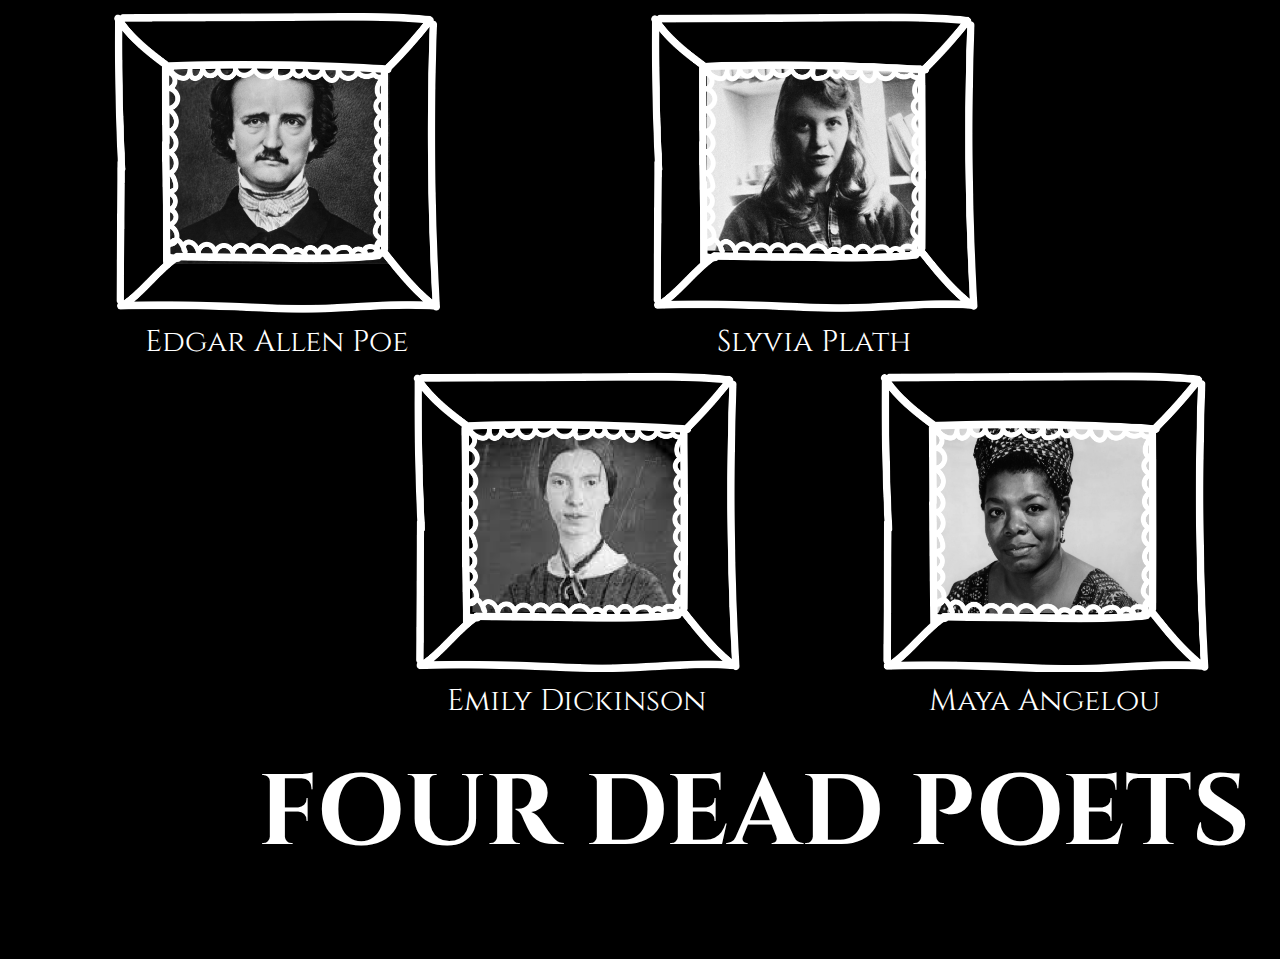
<file: index.html>
<!DOCTYPE html>
<html lang="en">
<head>
    <meta charset="UTF-8">
    <meta http-equiv="X-UA-Compatible" content="IE=edge">
    <meta name="viewport" content="width=device-width, initial-scale=1.0">
    <title>FOUR DEAD POETS</title>
    <link rel="stylesheet" href="style.css">
    <link rel="preconnect" href="https://fonts.googleapis.com">
    <link rel="preconnect" href="https://fonts.gstatic.com" crossorigin>
    <link href="https://fonts.googleapis.com/css2?family=Cinzel:wght@400;600;800&display=swap" rel="stylesheet">
    <link rel="shortcut icon" href="/favicon.ico" />
    <!--  Essential META Tags -->
    <meta property="og:title" content="FOUR DEAD POETS">
    <meta property="og:type" content="article" />
    <meta property="og:image" content="images/poedrawing">
    <meta property="og:url" content="https://izzywatkins.github.io/project-2/">
    <meta name="twitter:card" content="images/poedrawing">
</head>
<body>
    <main>
    <div class="container-one left">
        <div class="box-one">
            <a class="poepic" href="poe.html"><img src="images/poeframe.png" alt="Edgar Allen Poe"></a>
            <h1>
                Edgar Allen Poe
            </h1>
        </div>
        <div class="box-three">
            <a class="plathpic" href="plath.html"><img src="images/plathframe.png" alt="Slyvia Plath"></a>
                   <h1>
                 Slyvia Plath
                   </h1>
               </div> 
               </div>
               <div class="container-one right">
            <div class="box-two">
            <a class="dickinsonpic" href="dickinson.html"><img src="images/dickinsonframe.png" alt="Emily Dickinson"></a>
                <h1>
                 Emily Dickinson
                </h1>
            </div>
                <div class="box-four">
                <a class="angeloupic" href="angelou.html"><img src="images/angelouframe.png" alt="Maya Angelou"></a>
                        <h1>
                            Maya Angelou
                        </h1>
                    </div> 
            </div>
            <h2>
                FOUR DEAD POETS
            </h2>
        </main> 
    </body>
</html>
</file>
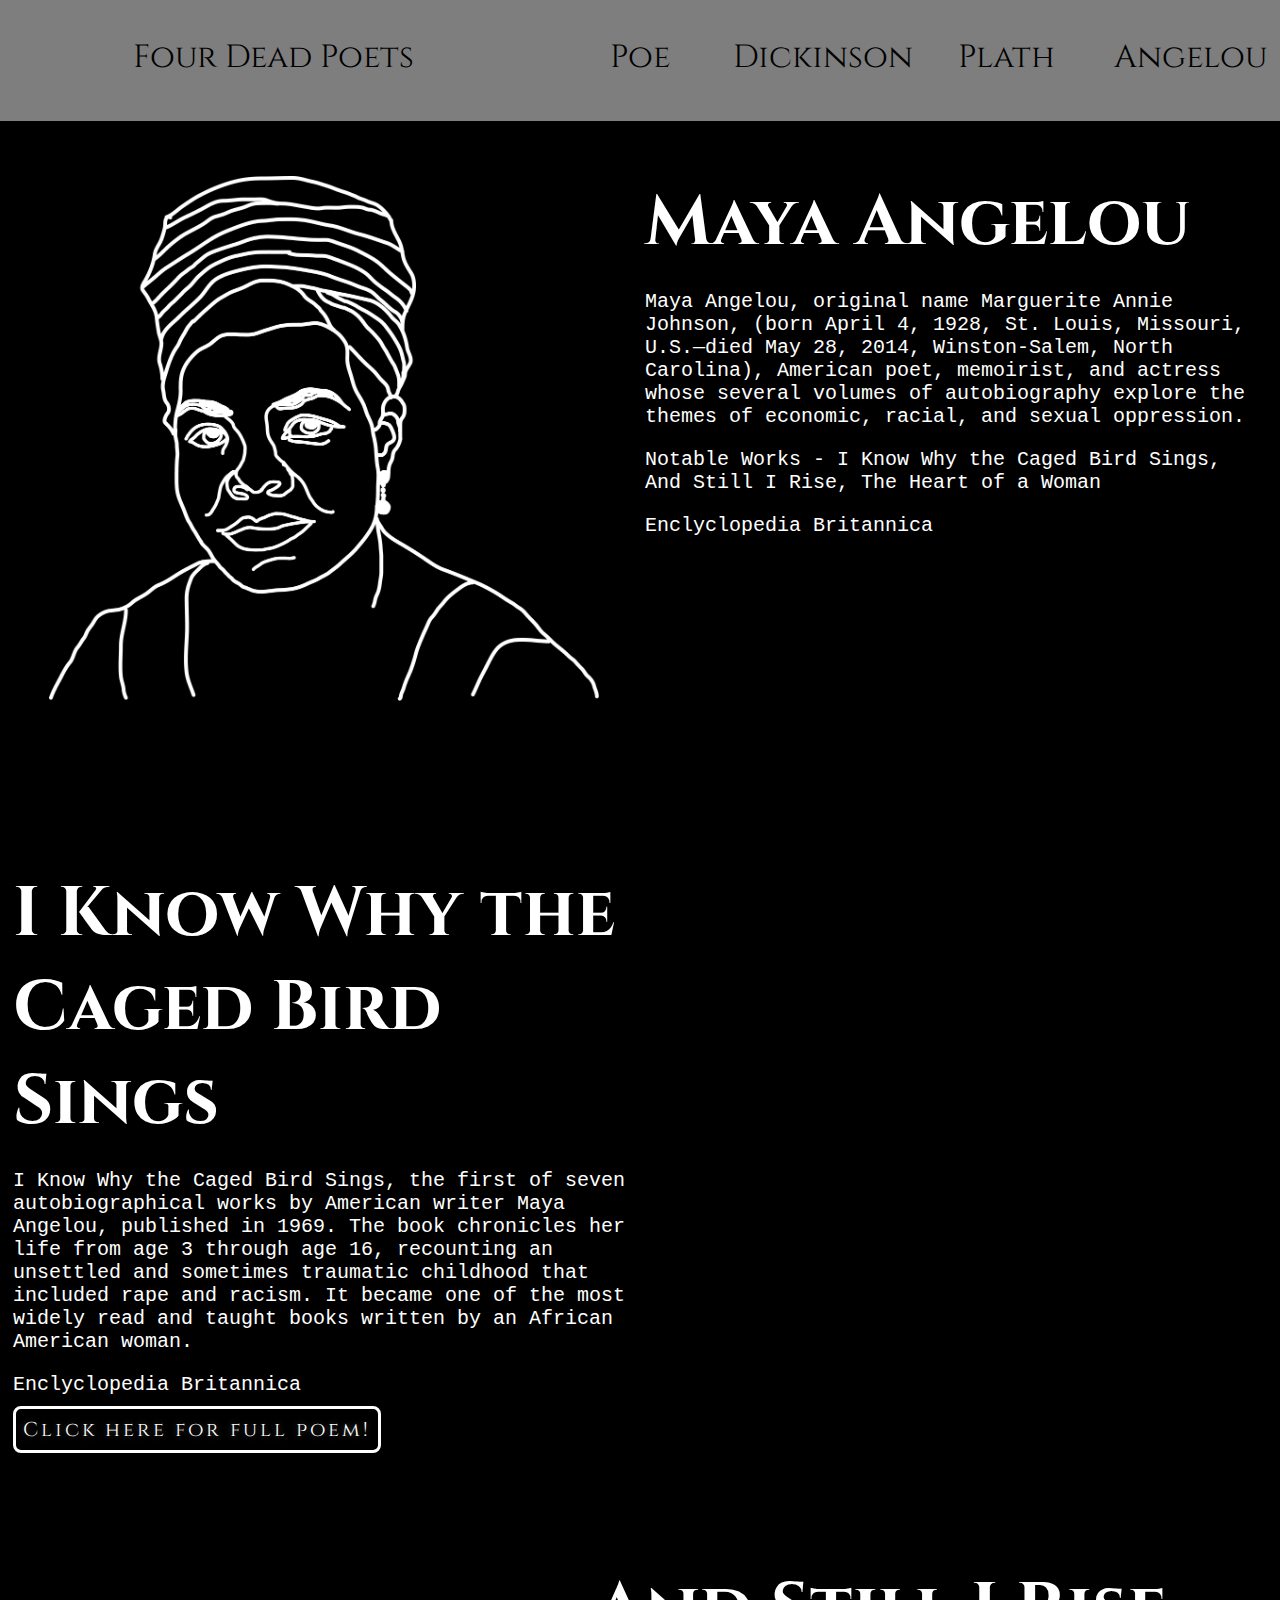
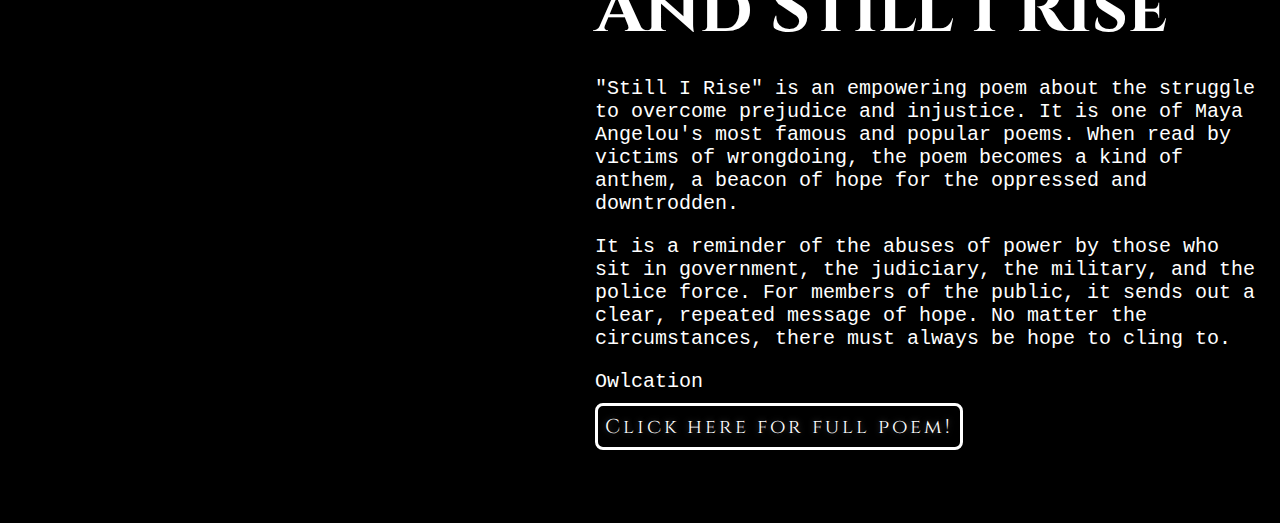
<file: angelou.html>
<!DOCTYPE html>
<html lang="en">
<head>
    <meta charset="UTF-8">
    <meta http-equiv="X-UA-Compatible" content="IE=edge">
    <meta name="viewport" content="width=device-width, initial-scale=1.0">
    <title>Maya Angelou</title>
    <link rel="stylesheet" href="style.css">
    <link rel="preconnect" href="https://fonts.googleapis.com">
<link rel="preconnect" href="https://fonts.gstatic.com" crossorigin>
<link href="https://fonts.googleapis.com/css2?family=Cinzel:wght@400;600;800&display=swap" rel="stylesheet">
</head>
<body>
    <div class="container-banner">
        <div class="banner-one">
            <h4>
            <a class="links" href="index.html">Four Dead Poets</a>
            </h4>
        </div>
        <div class="banner-two">
            <h4>
                <a class="links" href="poe.html">Poe</a>
            </h4>
        </div>
        <div class="banner-three">
            <h4>
                <a class="links" href="dickinson.html">Dickinson</a>
            </h4>
        </div>
        <div class="banner-four">
            <h4>
                <a class="links" href="plath.html">Plath</a>
            </h4>
        </div>
        <div class="banner-five">
            <h4>
                <a class="links" href="angelou.html">Angelou</a>
            </h4>
        </div>
    </div>
    <div class="container-two">
        <div class="container-two-box-one">
            <h3>
                Maya Angelou
            </h3>
            <p>
            Maya Angelou, original name Marguerite Annie Johnson, (born April 4, 1928, St. Louis, Missouri, U.S.—died May 28, 2014, Winston-Salem, North Carolina), American poet, memoirist, and actress whose several volumes of autobiography explore the themes of economic, racial, and sexual oppression.</p>
           <p> Notable Works - I Know Why the Caged Bird Sings, And Still I Rise, The Heart of a Woman</p>
           <p> Enclyclopedia Britannica</p>
        </div>
            <div class="container-two-box-two">
            <h3>
                <img class="drawing" src="images/angeloudrawing.png" alt="Angelou Line Drawing">
            </h3>
            </div>
    </div>
    <div class="container-three">
        <div class="container-three-box-one">
            <h3>
                I Know Why the Caged Bird Sings
            </h3>
            <p>I Know Why the Caged Bird Sings, the first of seven autobiographical works by American writer Maya Angelou, published in 1969. The book chronicles her life from age 3 through age 16, recounting an unsettled and sometimes traumatic childhood that included rape and racism. It became one of the most widely read and taught books written by an African American woman.</p>
            <p> Enclyclopedia Britannica</p>
            <a class="button" href="http://www.ompersonal.com.ar/regalos/I%20Know%20Why%20the%20Caged%20Bird%20Sings%20-%20Maya%20Angelou.pdf">Click here for full poem!</a>
        </div>
        <div class="container-three-box-two">
            <h3>
                <svg xmlns="http://www.w3.org/2000/svg" viewBox="0 0 308.55 202.99">
                    <g id="Layer_2" data-name="Layer 2">
                      <g id="Layer_3" data-name="Layer 3">
                        <path class="arrow-line" d="M304.85,123.54c-24.52,15-49.91,30.59-78.51,36.25a105.14,105.14,0,0,1-39.77.3,122.15,122.15,0,0,1-36.65-13.35A140.79,140.79,0,0,1,118.46,123c-9.67-9.67-18.17-20.68-24.18-33C88.13,77.37,85,63.29,86.55,49.27,88,36.2,93.88,23.9,103.91,15.3c9-7.73,21.61-12.24,33.47-9.64,6.16,1.36,11.82,4.61,15.24,10s4.7,11.8,5,18c1.3,24.44-14.49,47.62-35.4,59.17-24.49,13.53-54.78,12.85-80.92,4.88-10.42-3.17-21.8-8.39-28.12-17.69A23.53,23.53,0,0,1,9,64.63,24.07,24.07,0,0,1,16.08,50c4.23-4.15,11-7.47,16.66-4.31,5.38,3,8.74,9.19,11.16,14.62,5.26,11.82,5.81,25.4,4,38-4,28.54-19.82,53.21-28.9,80.16a127,127,0,0,0-5.21,20.61l4.57-.6A215.06,215.06,0,0,0,4.71,176.41c-1.83-2.59-6-.29-4.32,2.52l13.67,22.81a2.56,2.56,0,0,0,2.83,1.15l22.85-7.38c3-1,1.75-5.81-1.33-4.82l-22.85,7.38,2.82,1.14L4.71,176.41.39,178.93A215.06,215.06,0,0,1,14.06,201c.95,1.77,4.22,1.56,4.57-.6,4.9-30.55,23.06-56.58,31.07-86.16,3.67-13.56,5.39-27.9,3-41.83A59.93,59.93,0,0,0,46,53.25c-3.23-5.73-7.87-11.86-14.62-13.48-7-1.68-14.29,2.08-19.09,6.95A29.35,29.35,0,0,0,4.13,63.57C2.51,76.32,10.55,87.15,20.72,93.85c11.13,7.34,24.74,10.9,37.78,12.94,14.71,2.3,29.85,2.26,44.38-1.21a81.59,81.59,0,0,0,36.68-19.16,73.86,73.86,0,0,0,20.52-32.36c3.77-12.45,4.1-27.46-2.15-39.19C151.1,2.07,135.68-1.88,122.24.79,109.36,3.36,98,11.8,90.8,22.61,82.63,34.8,80,50.2,81.62,64.62c1.69,14.89,7.74,28.88,16.11,41.21a144.6,144.6,0,0,0,29,31.26c21.63,17.4,48.4,29,76.39,29.74,30.57.76,59.06-12.36,84.94-27.35,6.51-3.77,12.93-7.69,19.34-11.63,2.74-1.68.23-6-2.52-4.31Z"/>
                      </g>
                    </g>
                  </svg>
               <!-- <img class="arrow-right" src="images/arrow-right.png" alt="Arrow"> --> 
            </h3>
        </div>
    </div>
    <div class="container-four">
        <div class="container-four-box-one">
            <h3>
                And Still I Rise
            </h3>
            <p>"Still I Rise" is an empowering poem about the struggle to overcome prejudice and injustice. It is one of Maya Angelou's most famous and popular poems. When read by victims of wrongdoing, the poem becomes a kind of anthem, a beacon of hope for the oppressed and downtrodden.</p>
            <p>It is a reminder of the abuses of power by those who sit in government, the judiciary, the military, and the police force. For members of the public, it sends out a clear, repeated message of hope. No matter the circumstances, there must always be hope to cling to.</p>
            <p>Owlcation</p>
            <a class="button" href="https://allpoetry.com/poem/8511437-Still-I-Rise-by-Maya-Angelou">Click here for full poem!</a>
        </div>
        <div class="container-four-box-two">
            <svg xmlns="http://www.w3.org/2000/svg" viewBox="0 0 244.51 111.58">
                <g id="Layer_2" data-name="Layer 2">
                  <g id="Layer_1-2" data-name="Layer 1">
                    <path class="arrow-line-two" d="M5.54,37c-.81-8.07-1.85-18.7,4.12-25.21C13.07,8,18,6.74,22.83,5.93s10.11-1.48,15-.45A15.11,15.11,0,0,1,48,12.62a24.54,24.54,0,0,1,3,11.9c.23,9.9-3.6,19.58-7.34,28.57-4,9.63-8.54,19.18-10.53,29.48-1.76,9.07-2.36,21.89,7.1,27.09,9.16,5,20.14-.74,27-7.09a47.65,47.65,0,0,0,14.4-27.19c1.88-11.48.46-23.28,2.85-34.69,2-9.38,7.31-19,17.25-21.57,8.8-2.26,16.39,4,19.56,11.82,4.23,10.48.74,22-2.79,32.14-3.91,11.22-8.56,22.86-6.69,35,.75,4.86,3.43,9.07,8,11a19.44,19.44,0,0,0,12.6.6c9.32-2.5,16-10.87,19.78-19.36,4.59-10.45,5.45-21.79,6.87-33,1.29-10.15,3.41-20.53,9.57-28.95A26.32,26.32,0,0,1,179,19.83a25.08,25.08,0,0,1,24.46,2.86c3.88,2.87,6.54,7.06,8.69,11.3,2.39,4.7,4.26,9.63,6.57,14.36a87,87,0,0,0,8,13.52A57.22,57.22,0,0,0,237.36,73l1.76-4.27a133.59,133.59,0,0,0-24.24-.82,2.5,2.5,0,0,0,0,5l26.37,1.51a2.55,2.55,0,0,0,2.5-2.5q.78-10.27.76-20.56c0-3.22-5-3.23-5,0q0,10.29-.76,20.56l2.5-2.5-26.37-1.51v5a133.59,133.59,0,0,1,24.24.82c2.08.27,3.41-3,1.77-4.26-8.36-6.58-14.09-15.65-18.58-25.16s-7.75-19.88-16.63-26.17a30,30,0,0,0-27-3.57c-9.64,3.55-16,12-19.74,21.2-4.35,10.71-4.78,22.4-6.41,33.7-1.4,9.76-3.84,20.08-10.4,27.77-2.86,3.35-6.46,6.29-10.75,7.52-3.53,1-7.59,1.06-10.7-.83-4-2.43-4.43-7.86-4.35-12.27.11-6.1,1.74-12.06,3.64-17.83,3.74-11.35,9-22.82,8.11-35.06-.65-9.22-5.5-19.11-14.2-23.21C104.38,11.09,93.6,15.2,87.13,23,79.92,31.64,78.48,43.26,78,54.14c-.45,11.41-.17,23.12-5.65,33.51-4.37,8.28-12,16.52-21.47,18.53-4,.84-8.37.13-11-3.23-2.76-3.54-3-8.49-2.77-12.78.66-10.48,4.86-20.38,8.91-29.93,4.15-9.8,8.54-19.78,9.73-30.45,1-8.6-.66-18.87-7.63-24.75C44,1.5,38.66.12,33.25,0A60,60,0,0,0,17.47,2C12.38,3.26,7.79,5.76,4.64,10,1.8,13.9.65,18.69.2,23.38A70,70,0,0,0,.54,37,2.56,2.56,0,0,0,3,39.46,2.51,2.51,0,0,0,5.54,37Z"/>
                  </g>
                </g>
              </svg>
            <h3>
               <!-- <img class="arrow-left-bigger" src="images/arrow-left-three.png" alt="Arrow"> --> 
            </h3>
        </div>
    </div>
</body>
</html>
</file>
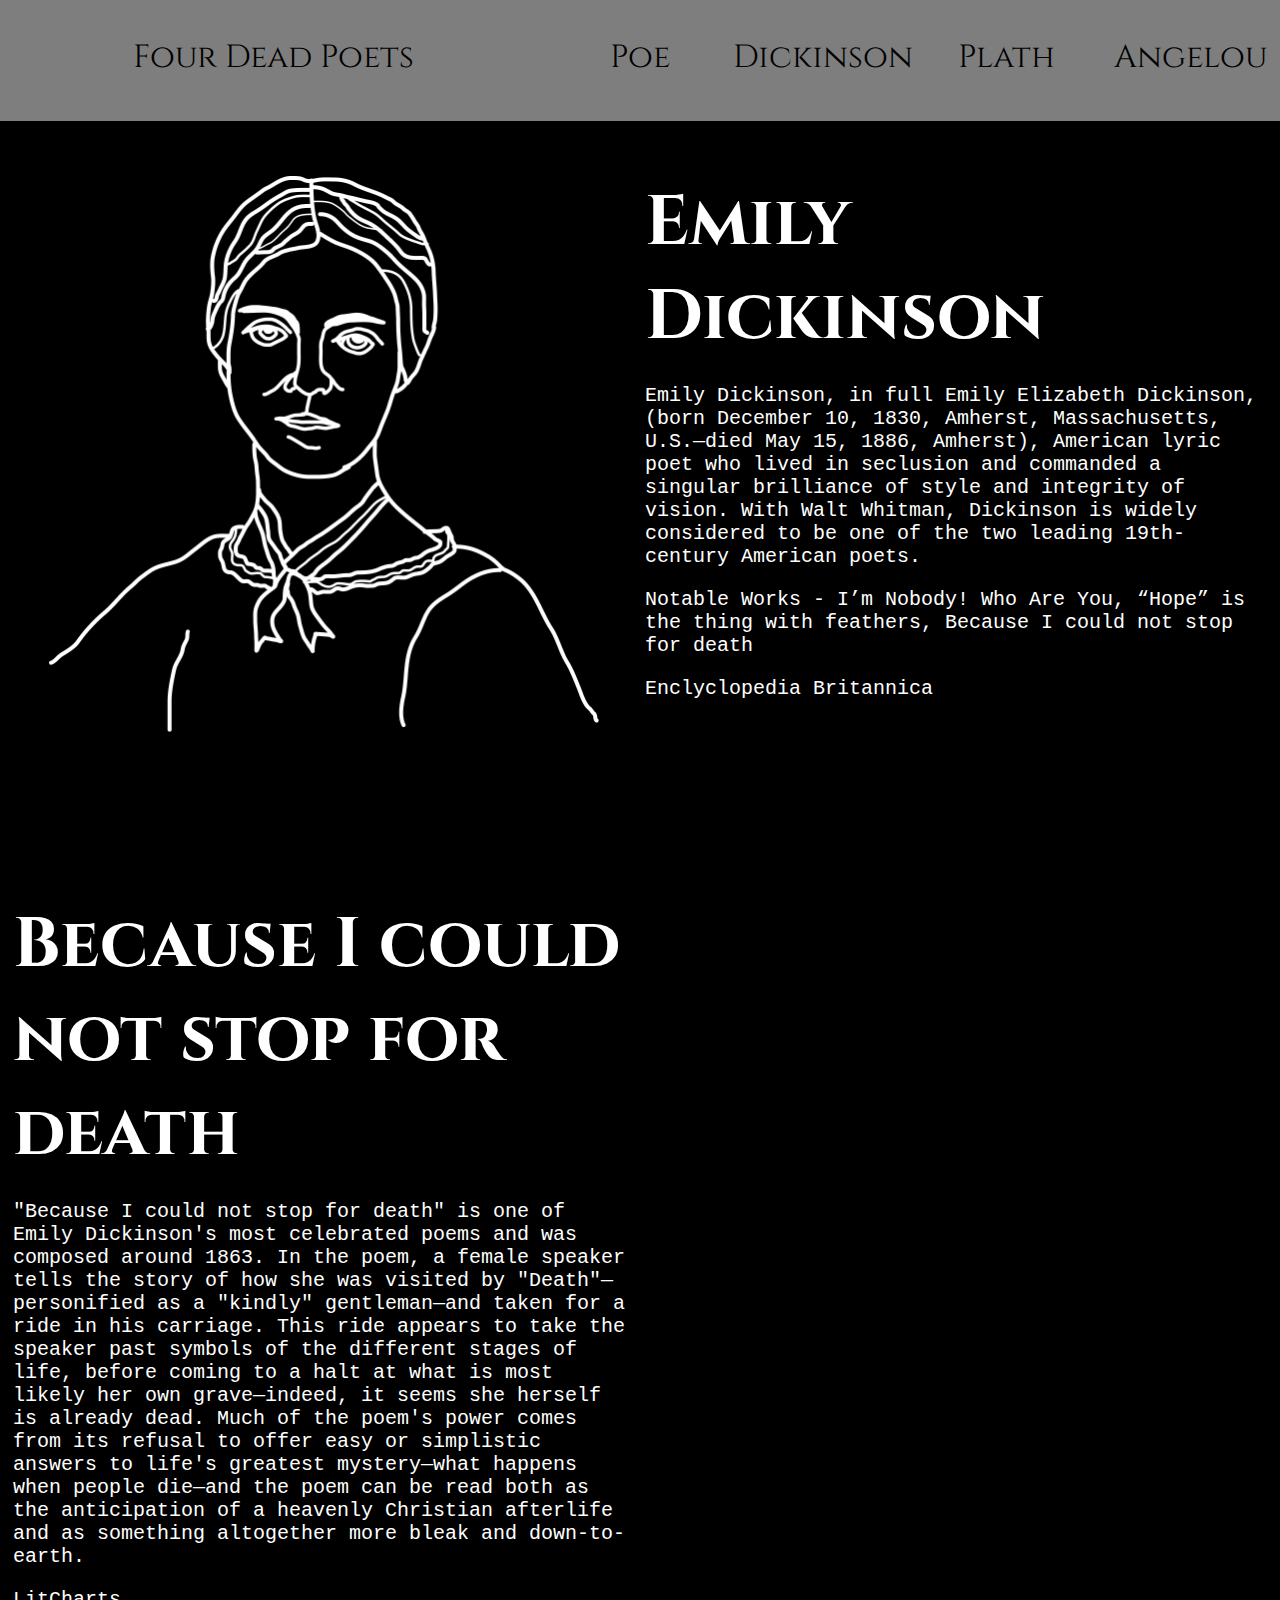
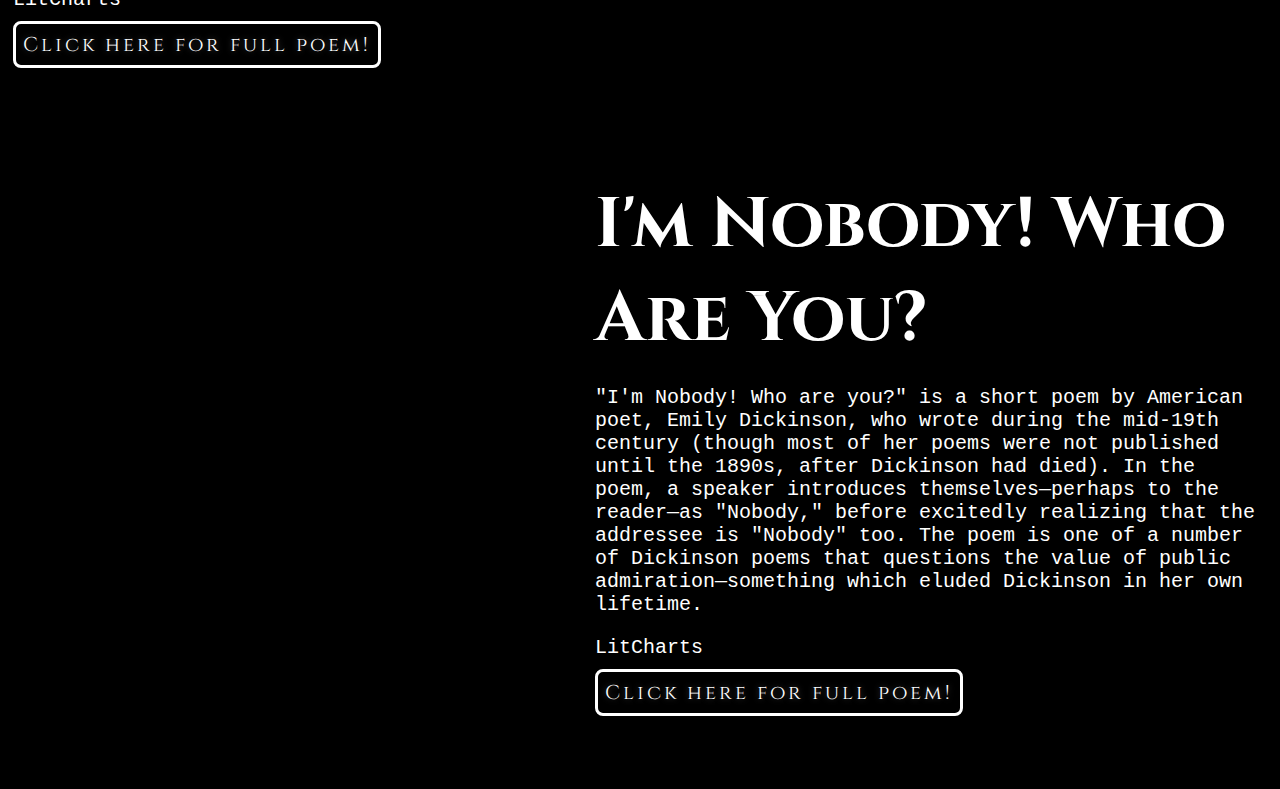
<file: dickinson.html>
<!DOCTYPE html>
<html lang="en">
<head>
    <meta charset="UTF-8">
    <meta http-equiv="X-UA-Compatible" content="IE=edge">
    <meta name="viewport" content="width=device-width, initial-scale=1.0">
    <title>Emily Dickinson</title>
    <link rel="stylesheet" href="style.css">
    <link rel="preconnect" href="https://fonts.googleapis.com">
<link rel="preconnect" href="https://fonts.gstatic.com" crossorigin>
<link href="https://fonts.googleapis.com/css2?family=Cinzel:wght@400;600;800&display=swap" rel="stylesheet">
</head>
<body>
    <div class="container-banner">
        <div class="banner-one">
            <h4>
            <a class="links" href="index.html">Four Dead Poets</a>
            </h4>
        </div>
        <div class="banner-two">
            <h4>
                <a class="links" href="poe.html">Poe</a>
            </h4>
        </div>
        <div class="banner-three">
            <h4>
                <a class="links" href="dickinson.html">Dickinson</a>
            </h4>
        </div>
        <div class="banner-four">
            <h4>
                <a class="links" href="plath.html">Plath</a>
            </h4>
        </div>
        <div class="banner-five">
            <h4>
                <a class="links" href="angelou.html">Angelou</a>
            </h4>
        </div>
    </div>
    <div class="container-two">
        <div class="container-two-box-one">
            <h3>
                Emily Dickinson
            </h3>
            <p>
                Emily Dickinson, in full Emily Elizabeth Dickinson, (born December 10, 1830, Amherst, Massachusetts, U.S.—died May 15, 1886, Amherst), American lyric poet who lived in seclusion and commanded a singular brilliance of style and integrity of vision. With Walt Whitman, Dickinson is widely considered to be one of the two leading 19th-century American poets.</p>
           <p> Notable Works - I’m Nobody! Who Are You, “Hope” is the thing with feathers, Because I could not stop for death</p>
           <p> Enclyclopedia Britannica</p>
        </div>
            <div class="container-two-box-two">
            <h3>
                <img class="drawing" src="images/dickinsondrawing.png" alt="Dickinson Line Drawing">
            </h3>
            </div>
    </div>
    <div class="container-three">
        <div class="container-three-box-one">
            <h3>
                Because I could not stop for death
            </h3>
            <p>"Because I could not stop for death" is one of Emily Dickinson's most celebrated poems and was composed around 1863. In the poem, a female speaker tells the story of how she was visited by "Death"—personified as a "kindly" gentleman—and taken for a ride in his carriage. This ride appears to take the speaker past symbols of the different stages of life, before coming to a halt at what is most likely her own grave—indeed, it seems she herself is already dead. Much of the poem's power comes from its refusal to offer easy or simplistic answers to life's greatest mystery—what happens when people die—and the poem can be read both as the anticipation of a heavenly Christian afterlife and as something altogether more bleak and down-to-earth.</p>
            <p> LitCharts</p>
            <a class="button" href="https://www.poetryfoundation.org/poems/47652/because-i-could-not-stop-for-death-479">Click here for full poem!</a>
        </div>
        <div class="container-three-box-two">
            <h3>
                <svg xmlns="http://www.w3.org/2000/svg" viewBox="0 0 308.55 202.99">
                    <g id="Layer_2" data-name="Layer 2">
                      <g id="Layer_3" data-name="Layer 3">
                        <path class="arrow-line" d="M304.85,123.54c-24.52,15-49.91,30.59-78.51,36.25a105.14,105.14,0,0,1-39.77.3,122.15,122.15,0,0,1-36.65-13.35A140.79,140.79,0,0,1,118.46,123c-9.67-9.67-18.17-20.68-24.18-33C88.13,77.37,85,63.29,86.55,49.27,88,36.2,93.88,23.9,103.91,15.3c9-7.73,21.61-12.24,33.47-9.64,6.16,1.36,11.82,4.61,15.24,10s4.7,11.8,5,18c1.3,24.44-14.49,47.62-35.4,59.17-24.49,13.53-54.78,12.85-80.92,4.88-10.42-3.17-21.8-8.39-28.12-17.69A23.53,23.53,0,0,1,9,64.63,24.07,24.07,0,0,1,16.08,50c4.23-4.15,11-7.47,16.66-4.31,5.38,3,8.74,9.19,11.16,14.62,5.26,11.82,5.81,25.4,4,38-4,28.54-19.82,53.21-28.9,80.16a127,127,0,0,0-5.21,20.61l4.57-.6A215.06,215.06,0,0,0,4.71,176.41c-1.83-2.59-6-.29-4.32,2.52l13.67,22.81a2.56,2.56,0,0,0,2.83,1.15l22.85-7.38c3-1,1.75-5.81-1.33-4.82l-22.85,7.38,2.82,1.14L4.71,176.41.39,178.93A215.06,215.06,0,0,1,14.06,201c.95,1.77,4.22,1.56,4.57-.6,4.9-30.55,23.06-56.58,31.07-86.16,3.67-13.56,5.39-27.9,3-41.83A59.93,59.93,0,0,0,46,53.25c-3.23-5.73-7.87-11.86-14.62-13.48-7-1.68-14.29,2.08-19.09,6.95A29.35,29.35,0,0,0,4.13,63.57C2.51,76.32,10.55,87.15,20.72,93.85c11.13,7.34,24.74,10.9,37.78,12.94,14.71,2.3,29.85,2.26,44.38-1.21a81.59,81.59,0,0,0,36.68-19.16,73.86,73.86,0,0,0,20.52-32.36c3.77-12.45,4.1-27.46-2.15-39.19C151.1,2.07,135.68-1.88,122.24.79,109.36,3.36,98,11.8,90.8,22.61,82.63,34.8,80,50.2,81.62,64.62c1.69,14.89,7.74,28.88,16.11,41.21a144.6,144.6,0,0,0,29,31.26c21.63,17.4,48.4,29,76.39,29.74,30.57.76,59.06-12.36,84.94-27.35,6.51-3.77,12.93-7.69,19.34-11.63,2.74-1.68.23-6-2.52-4.31Z"/>
                      </g>
                    </g>
                  </svg>
               <!-- <img class="arrow-right" src="images/arrow-right.png" alt="Arrow"> -->
            </h3>
        </div>
    </div>
    <div class="container-four">
        <div class="container-four-box-one">
            <h3>
                I'm Nobody! Who Are You?
            </h3>
            <p>"I'm Nobody! Who are you?" is a short poem by American poet, Emily Dickinson, who wrote during the mid-19th century (though most of her poems were not published until the 1890s, after Dickinson had died). In the poem, a speaker introduces themselves—perhaps to the reader—as "Nobody," before excitedly realizing that the addressee is "Nobody" too. The poem is one of a number of Dickinson poems that questions the value of public admiration—something which eluded Dickinson in her own lifetime.</p>
            <p> LitCharts</p>
            <a class="button" href="https://www.poetrybyheart.org.uk/poems/im-nobody-who-are-you/">Click here for full poem!</a>
        </div>
        <div class="container-four-box-two">
            <svg xmlns="http://www.w3.org/2000/svg" viewBox="0 0 244.51 111.58">
                <g id="Layer_2" data-name="Layer 2">
                  <g id="Layer_1-2" data-name="Layer 1">
                    <path class="arrow-line-two" d="M5.54,37c-.81-8.07-1.85-18.7,4.12-25.21C13.07,8,18,6.74,22.83,5.93s10.11-1.48,15-.45A15.11,15.11,0,0,1,48,12.62a24.54,24.54,0,0,1,3,11.9c.23,9.9-3.6,19.58-7.34,28.57-4,9.63-8.54,19.18-10.53,29.48-1.76,9.07-2.36,21.89,7.1,27.09,9.16,5,20.14-.74,27-7.09a47.65,47.65,0,0,0,14.4-27.19c1.88-11.48.46-23.28,2.85-34.69,2-9.38,7.31-19,17.25-21.57,8.8-2.26,16.39,4,19.56,11.82,4.23,10.48.74,22-2.79,32.14-3.91,11.22-8.56,22.86-6.69,35,.75,4.86,3.43,9.07,8,11a19.44,19.44,0,0,0,12.6.6c9.32-2.5,16-10.87,19.78-19.36,4.59-10.45,5.45-21.79,6.87-33,1.29-10.15,3.41-20.53,9.57-28.95A26.32,26.32,0,0,1,179,19.83a25.08,25.08,0,0,1,24.46,2.86c3.88,2.87,6.54,7.06,8.69,11.3,2.39,4.7,4.26,9.63,6.57,14.36a87,87,0,0,0,8,13.52A57.22,57.22,0,0,0,237.36,73l1.76-4.27a133.59,133.59,0,0,0-24.24-.82,2.5,2.5,0,0,0,0,5l26.37,1.51a2.55,2.55,0,0,0,2.5-2.5q.78-10.27.76-20.56c0-3.22-5-3.23-5,0q0,10.29-.76,20.56l2.5-2.5-26.37-1.51v5a133.59,133.59,0,0,1,24.24.82c2.08.27,3.41-3,1.77-4.26-8.36-6.58-14.09-15.65-18.58-25.16s-7.75-19.88-16.63-26.17a30,30,0,0,0-27-3.57c-9.64,3.55-16,12-19.74,21.2-4.35,10.71-4.78,22.4-6.41,33.7-1.4,9.76-3.84,20.08-10.4,27.77-2.86,3.35-6.46,6.29-10.75,7.52-3.53,1-7.59,1.06-10.7-.83-4-2.43-4.43-7.86-4.35-12.27.11-6.1,1.74-12.06,3.64-17.83,3.74-11.35,9-22.82,8.11-35.06-.65-9.22-5.5-19.11-14.2-23.21C104.38,11.09,93.6,15.2,87.13,23,79.92,31.64,78.48,43.26,78,54.14c-.45,11.41-.17,23.12-5.65,33.51-4.37,8.28-12,16.52-21.47,18.53-4,.84-8.37.13-11-3.23-2.76-3.54-3-8.49-2.77-12.78.66-10.48,4.86-20.38,8.91-29.93,4.15-9.8,8.54-19.78,9.73-30.45,1-8.6-.66-18.87-7.63-24.75C44,1.5,38.66.12,33.25,0A60,60,0,0,0,17.47,2C12.38,3.26,7.79,5.76,4.64,10,1.8,13.9.65,18.69.2,23.38A70,70,0,0,0,.54,37,2.56,2.56,0,0,0,3,39.46,2.51,2.51,0,0,0,5.54,37Z"/>
                  </g>
                </g>
              </svg>
            <h3>
                <!-- <img class="arrow-left-bigger" src="images/arrow-left-three.png" alt="Arrow"> -->
            </h3>
        </div>
    </div>
</body>
</html>
</file>
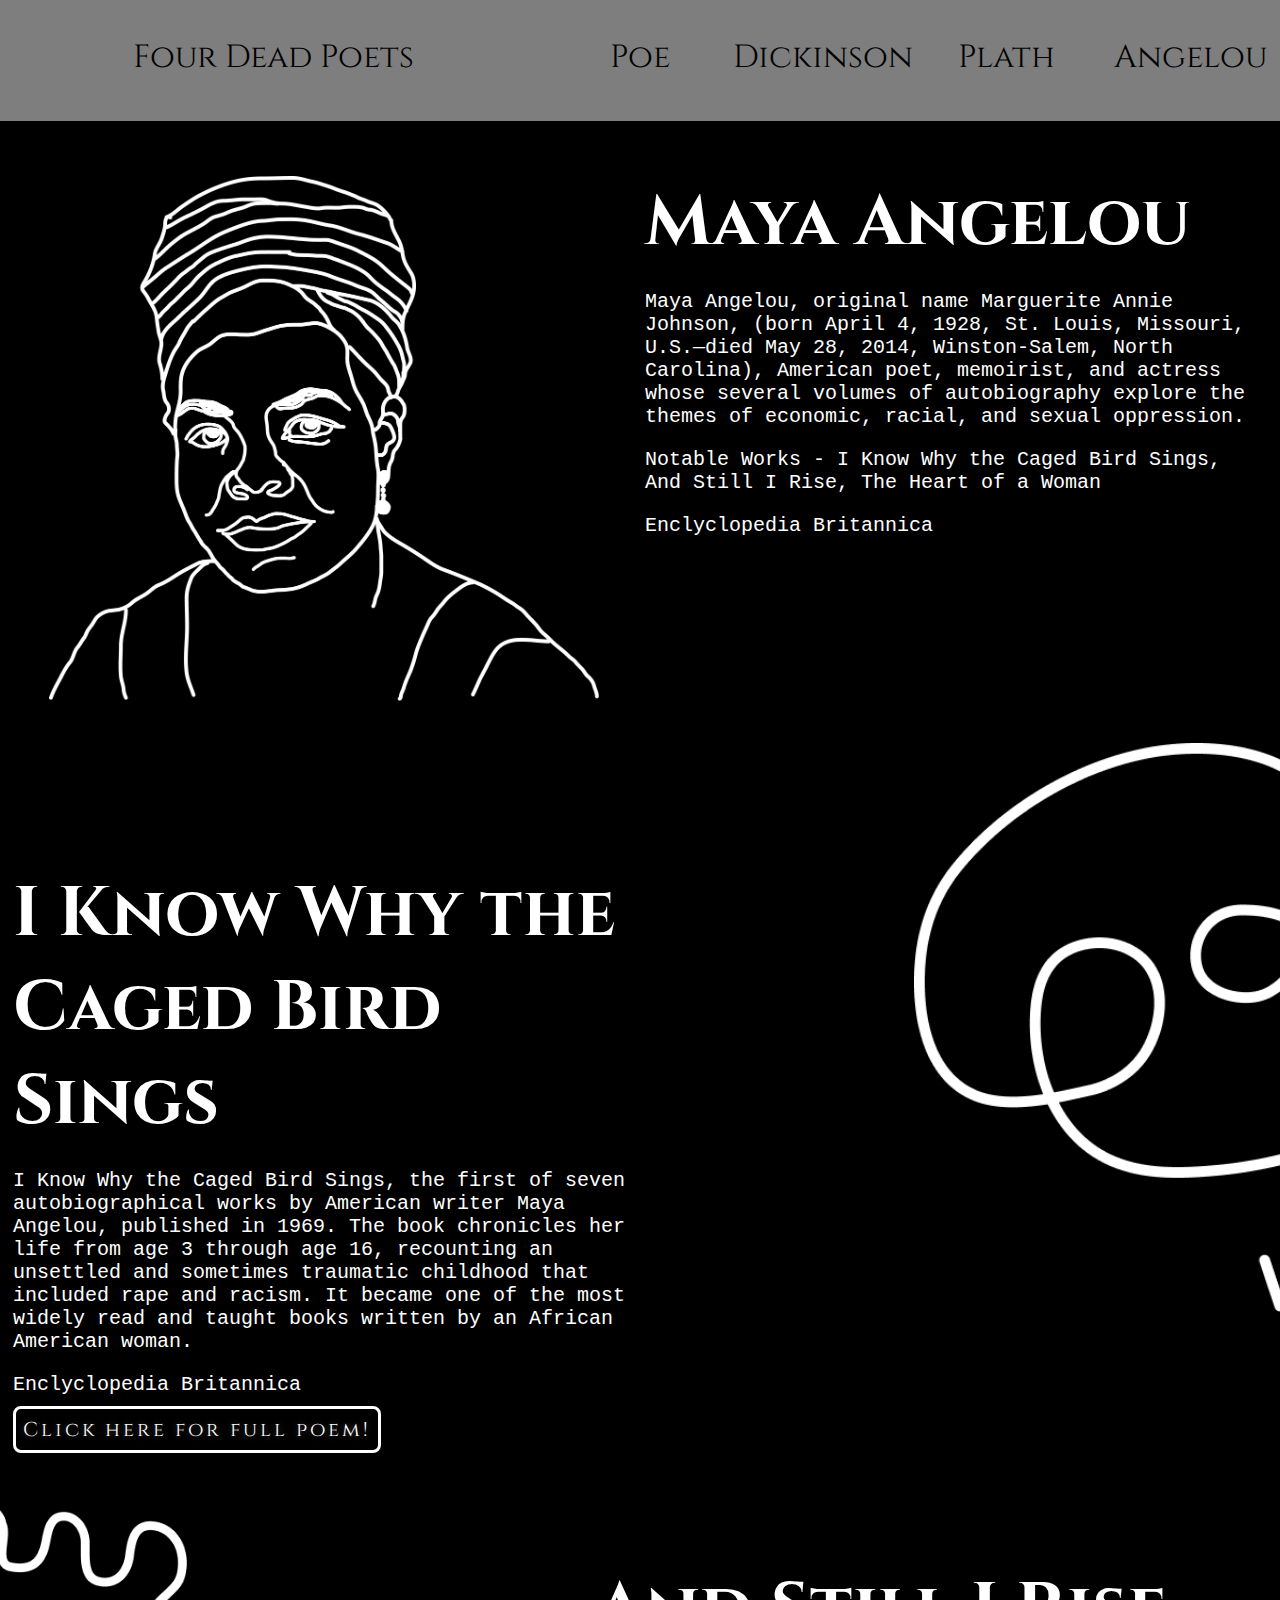
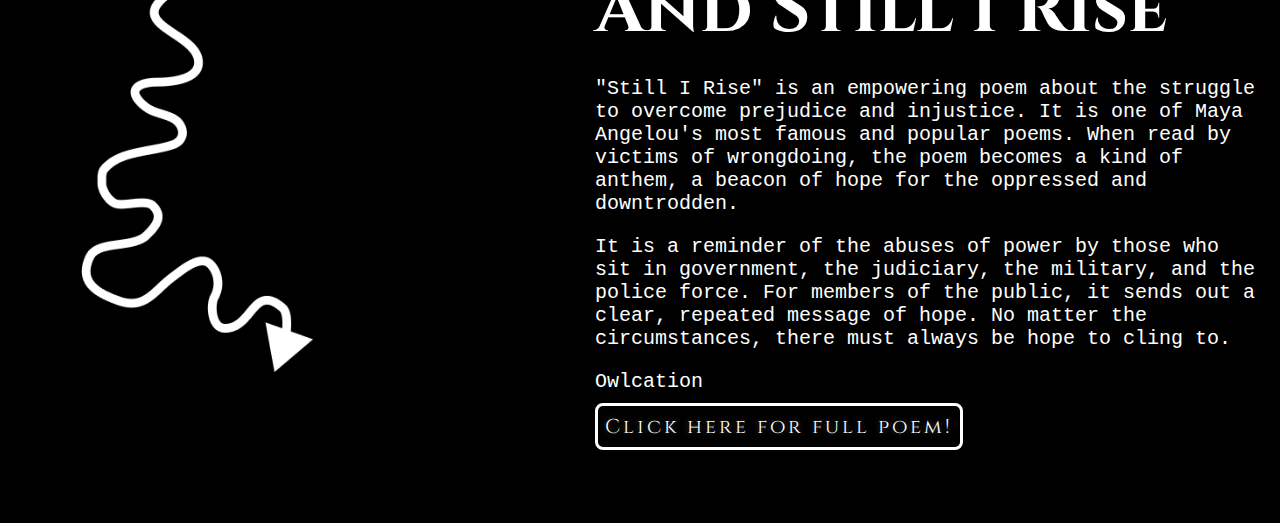
<file: index-five.html>
<!DOCTYPE html>
<html lang="en">
<head>
    <meta charset="UTF-8">
    <meta http-equiv="X-UA-Compatible" content="IE=edge">
    <meta name="viewport" content="width=device-width, initial-scale=1.0">
    <title>Maya Angelou</title>
    <link rel="stylesheet" href="style.css">
    <link rel="preconnect" href="https://fonts.googleapis.com">
<link rel="preconnect" href="https://fonts.gstatic.com" crossorigin>
<link href="https://fonts.googleapis.com/css2?family=Cinzel:wght@400;600;800&display=swap" rel="stylesheet">
</head>
<body>
    <div class="container-banner">
        <div class="banner-one">
            <h4>
            <a class="links" href="index.html">Four Dead Poets</a>
            </h4>
        </div>
        <div class="banner-two">
            <h4>
                <a class="links" href="index-two.html">Poe</a>
            </h4>
        </div>
        <div class="banner-three">
            <h4>
                <a class="links" href="index-three.html">Dickinson</a>
            </h4>
        </div>
        <div class="banner-four">
            <h4>
                <a class="links" href="index-four.html">Plath</a>
            </h4>
        </div>
        <div class="banner-five">
            <h4>
                <a class="links" href="index-five.html">Angelou</a>
            </h4>
        </div>
    </div>
    <div class="container-two">
        <div class="container-two-box-one">
            <h3>
                Maya Angelou
            </h3>
            <p>
            Maya Angelou, original name Marguerite Annie Johnson, (born April 4, 1928, St. Louis, Missouri, U.S.—died May 28, 2014, Winston-Salem, North Carolina), American poet, memoirist, and actress whose several volumes of autobiography explore the themes of economic, racial, and sexual oppression.</p>
           <p> Notable Works - I Know Why the Caged Bird Sings, And Still I Rise, The Heart of a Woman</p>
           <p> Enclyclopedia Britannica</p>
        </div>
            <div class="container-two-box-two">
            <h3>
                <img class="drawing" src="angeloudrawing.png" alt="Angelou Line Drawing">
            </h3>
            </div>
    </div>
    <div class="container-three">
        <div class="container-three-box-one">
            <h3>
                I Know Why the Caged Bird Sings
            </h3>
            <p>I Know Why the Caged Bird Sings, the first of seven autobiographical works by American writer Maya Angelou, published in 1969. The book chronicles her life from age 3 through age 16, recounting an unsettled and sometimes traumatic childhood that included rape and racism. It became one of the most widely read and taught books written by an African American woman.</p>
            <p> Enclyclopedia Britannica</p>
            <a class="button" href="http://www.ompersonal.com.ar/regalos/I%20Know%20Why%20the%20Caged%20Bird%20Sings%20-%20Maya%20Angelou.pdf">Click here for full poem!</a>
        </div>
        <div class="container-three-box-two">
            <h3>
                <img class="arrow-right" src="arrow-right.png" alt="Arrow">
            </h3>
        </div>
    </div>
    <div class="container-four">
        <div class="container-four-box-one">
            <h3>
                And Still I Rise
            </h3>
            <p>"Still I Rise" is an empowering poem about the struggle to overcome prejudice and injustice. It is one of Maya Angelou's most famous and popular poems. When read by victims of wrongdoing, the poem becomes a kind of anthem, a beacon of hope for the oppressed and downtrodden.</p>
            <p>It is a reminder of the abuses of power by those who sit in government, the judiciary, the military, and the police force. For members of the public, it sends out a clear, repeated message of hope. No matter the circumstances, there must always be hope to cling to.</p>
            <p>Owlcation</p>
            <a class="button" href="https://allpoetry.com/poem/8511437-Still-I-Rise-by-Maya-Angelou">Click here for full poem!</a>
        </div>
        <div class="container-four-box-two">
            <h3>
                <img class="arrow-left" src="arrow-left.png" alt="Arrow">
            </h3>
        </div>
    </div>
</body>
</html>
</file>
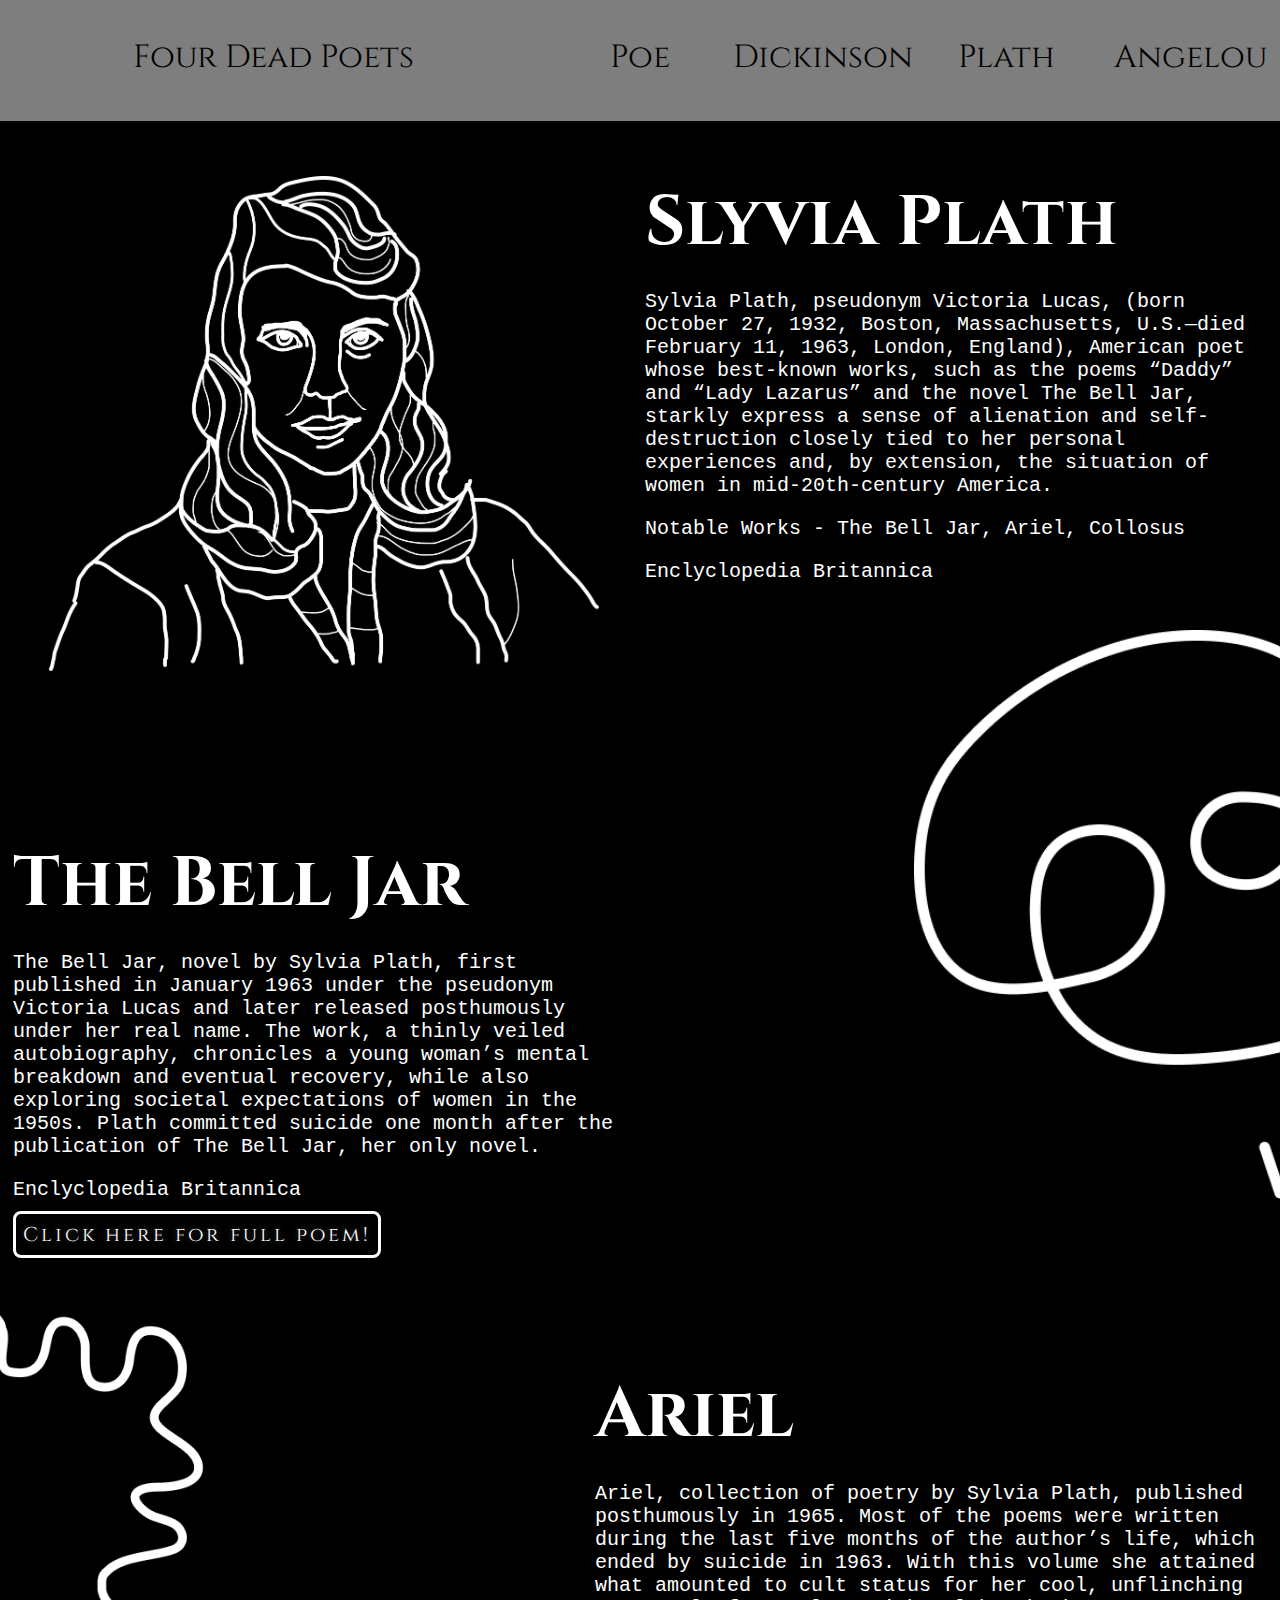
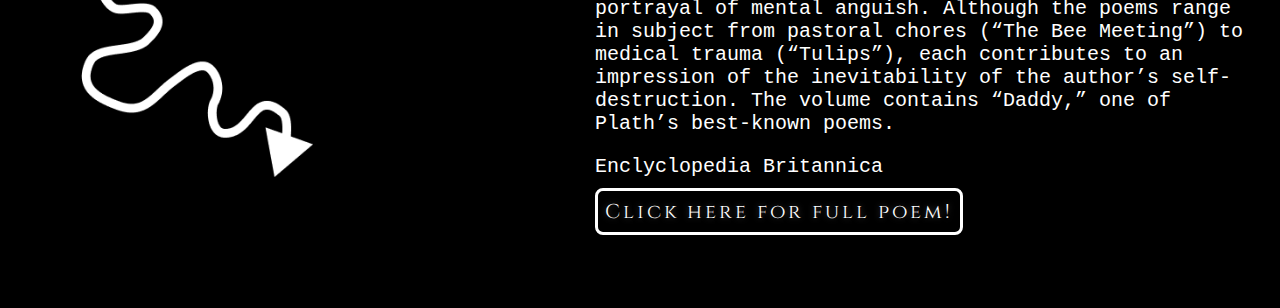
<file: index-four.html>
<!DOCTYPE html>
<html lang="en">
<head>
    <meta charset="UTF-8">
    <meta http-equiv="X-UA-Compatible" content="IE=edge">
    <meta name="viewport" content="width=device-width, initial-scale=1.0">
    <title>Slyvia Plath</title>
    <link rel="stylesheet" href="style.css">
    <link rel="preconnect" href="https://fonts.googleapis.com">
<link rel="preconnect" href="https://fonts.gstatic.com" crossorigin>
<link href="https://fonts.googleapis.com/css2?family=Cinzel:wght@400;600;800&display=swap" rel="stylesheet">
</head>
<body>
    <div class="container-banner">
        <div class="banner-one">
            <h4>
            <a class="links" href="index.html">Four Dead Poets</a>
            </h4>
        </div>
        <div class="banner-two">
            <h4>
                <a class="links" href="index-two.html">Poe</a>
            </h4>
        </div>
        <div class="banner-three">
            <h4>
                <a class="links" href="index-three.html">Dickinson</a>
            </h4>
        </div>
        <div class="banner-four">
            <h4>
                <a class="links" href="index-four.html">Plath</a>
            </h4>
        </div>
        <div class="banner-five">
            <h4>
                <a class="links" href="index-five.html">Angelou</a>
            </h4>
        </div>
    </div>
    <div class="container-two">
        <div class="container-two-box-one">
            <h3>
                Slyvia Plath
            </h3>
            <p>
            Sylvia Plath, pseudonym Victoria Lucas, (born October 27, 1932, Boston, Massachusetts, U.S.—died February 11, 1963, London, England), American poet whose best-known works, such as the poems “Daddy” and “Lady Lazarus” and the novel The Bell Jar, starkly express a sense of alienation and self-destruction closely tied to her personal experiences and, by extension, the situation of women in mid-20th-century America.</p>
           <p> Notable Works - The Bell Jar, Ariel, Collosus</p>
           <p> Enclyclopedia Britannica</p>
        </div>
            <div class="container-two-box-two">
            <h3>
                <img class="drawing" src="plathdrawing.png" alt="Plath Line Drawing">
            </h3>
            </div>
    </div>
    <div class="container-three">
        <div class="container-three-box-one">
            <h3>
                The Bell Jar
            </h3>
            <p>The Bell Jar, novel by Sylvia Plath, first published in January 1963 under the pseudonym Victoria Lucas and later released posthumously under her real name. The work, a thinly veiled autobiography, chronicles a young woman’s mental breakdown and eventual recovery, while also exploring societal expectations of women in the 1950s. Plath committed suicide one month after the publication of The Bell Jar, her only novel.</p>
            <p> Enclyclopedia Britannica</p>
            <a class="button" href="https://www.gutenberg.ca/ebooks/plaths-belljar/plaths-belljar-00-h.html">Click here for full poem!</a>
        </div>
        <div class="container-three-box-two">
            <h3>
                <img class="arrow-right" src="arrow-right.png" alt="Arrow">
            </h3>
        </div>
    </div>
    <div class="container-four">
        <div class="container-four-box-one">
            <h3>
                Ariel
            </h3>
            <p>Ariel, collection of poetry by Sylvia Plath, published posthumously in 1965. Most of the poems were written during the last five months of the author’s life, which ended by suicide in 1963. With this volume she attained what amounted to cult status for her cool, unflinching portrayal of mental anguish. Although the poems range in subject from pastoral chores (“The Bee Meeting”) to medical trauma (“Tulips”), each contributes to an impression of the inevitability of the author’s self-destruction. The volume contains “Daddy,” one of Plath’s best-known poems.</p>
            <p> Enclyclopedia Britannica</p>
            <a class="button" href="https://www.poetryfoundation.org/poems/49001/ariel">Click here for full poem!</a>
        </div>
        <div class="container-four-box-two">
            <h3>
                <img class="arrow-left" src="arrow-left.png" alt="Arrow">
            </h3>
        </div>
    </div>
</body>
</html>
</file>
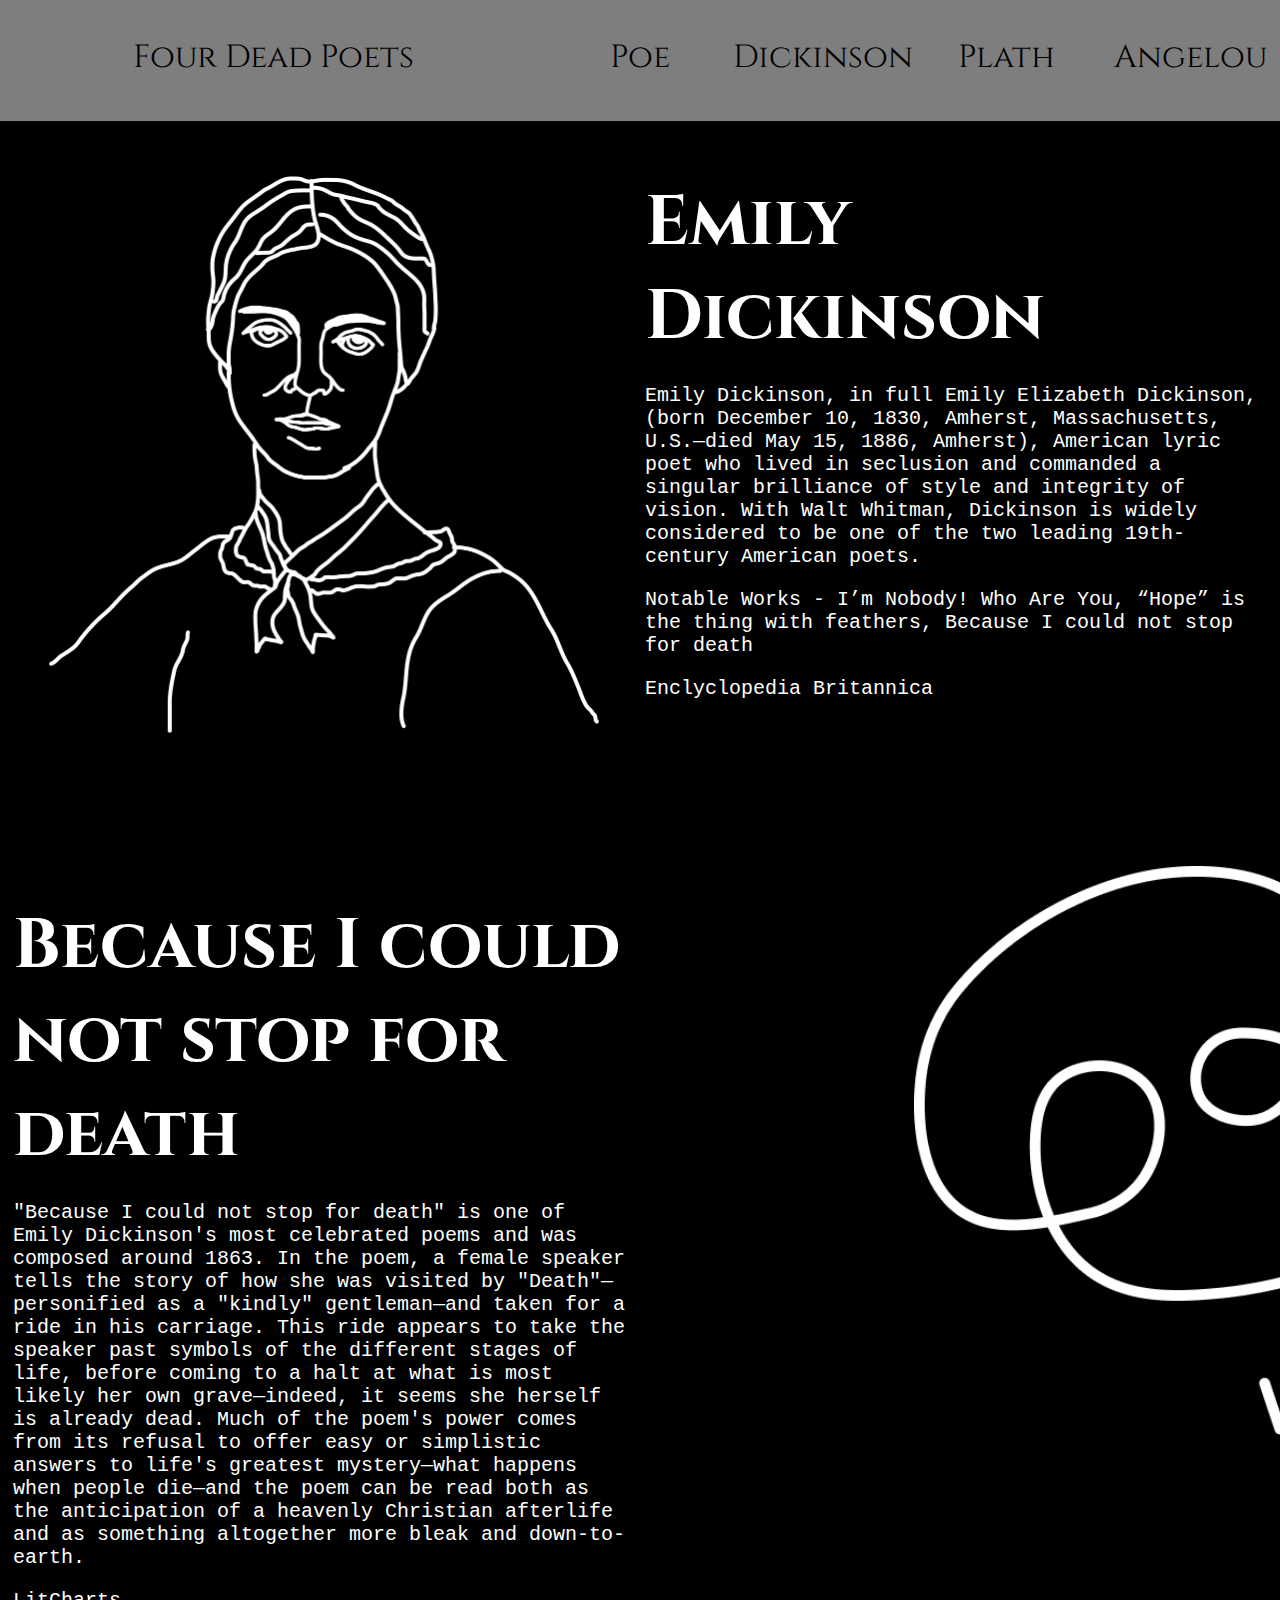
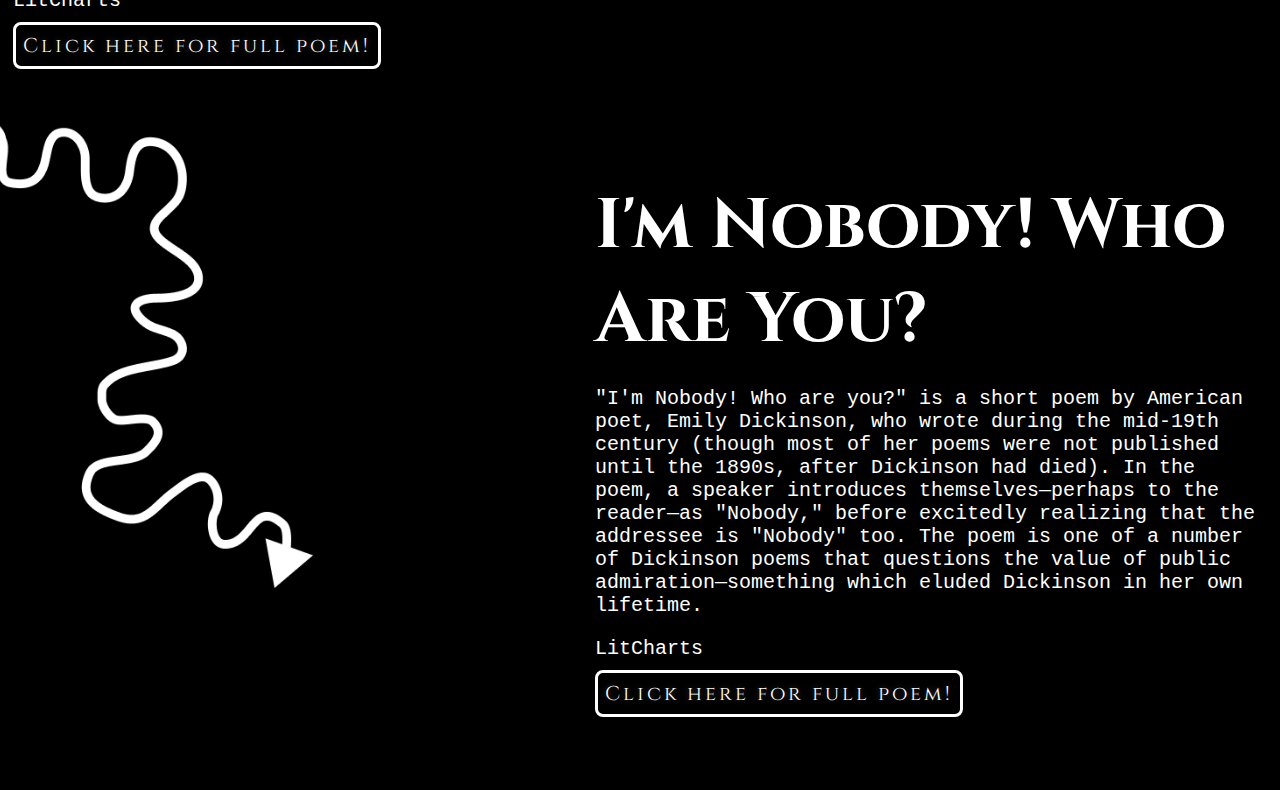
<file: index-three.html>
<!DOCTYPE html>
<html lang="en">
<head>
    <meta charset="UTF-8">
    <meta http-equiv="X-UA-Compatible" content="IE=edge">
    <meta name="viewport" content="width=device-width, initial-scale=1.0">
    <title>Emily Dickinson</title>
    <link rel="stylesheet" href="style.css">
    <link rel="preconnect" href="https://fonts.googleapis.com">
<link rel="preconnect" href="https://fonts.gstatic.com" crossorigin>
<link href="https://fonts.googleapis.com/css2?family=Cinzel:wght@400;600;800&display=swap" rel="stylesheet">
</head>
<body>
    <div class="container-banner">
        <div class="banner-one">
            <h4>
            <a class="links" href="index.html">Four Dead Poets</a>
            </h4>
        </div>
        <div class="banner-two">
            <h4>
                <a class="links" href="index-two.html">Poe</a>
            </h4>
        </div>
        <div class="banner-three">
            <h4>
                <a class="links" href="index-three.html">Dickinson</a>
            </h4>
        </div>
        <div class="banner-four">
            <h4>
                <a class="links" href="index-four.html">Plath</a>
            </h4>
        </div>
        <div class="banner-five">
            <h4>
                <a class="links" href="index-five.html">Angelou</a>
            </h4>
        </div>
    </div>
    <div class="container-two">
        <div class="container-two-box-one">
            <h3>
                Emily Dickinson
            </h3>
            <p>
                Emily Dickinson, in full Emily Elizabeth Dickinson, (born December 10, 1830, Amherst, Massachusetts, U.S.—died May 15, 1886, Amherst), American lyric poet who lived in seclusion and commanded a singular brilliance of style and integrity of vision. With Walt Whitman, Dickinson is widely considered to be one of the two leading 19th-century American poets.</p>
           <p> Notable Works - I’m Nobody! Who Are You, “Hope” is the thing with feathers, Because I could not stop for death</p>
           <p> Enclyclopedia Britannica</p>
        </div>
            <div class="container-two-box-two">
            <h3>
                <img class="drawing" src="dickinsondrawing.png" alt="Dickinson Line Drawing">
            </h3>
            </div>
    </div>
    <div class="container-three">
        <div class="container-three-box-one">
            <h3>
                Because I could not stop for death
            </h3>
            <p>"Because I could not stop for death" is one of Emily Dickinson's most celebrated poems and was composed around 1863. In the poem, a female speaker tells the story of how she was visited by "Death"—personified as a "kindly" gentleman—and taken for a ride in his carriage. This ride appears to take the speaker past symbols of the different stages of life, before coming to a halt at what is most likely her own grave—indeed, it seems she herself is already dead. Much of the poem's power comes from its refusal to offer easy or simplistic answers to life's greatest mystery—what happens when people die—and the poem can be read both as the anticipation of a heavenly Christian afterlife and as something altogether more bleak and down-to-earth.</p>
            <p> LitCharts</p>
            <a class="button" href="https://www.poetryfoundation.org/poems/47652/because-i-could-not-stop-for-death-479">Click here for full poem!</a>
        </div>
        <div class="container-three-box-two">
            <h3>
                <img class="arrow-right" src="arrow-right.png" alt="Arrow">
        
            </h3>
        </div>
    </div>
    <div class="container-four">
        <div class="container-four-box-one">
            <h3>
                I'm Nobody! Who Are You?
            </h3>
            <p>"I'm Nobody! Who are you?" is a short poem by American poet, Emily Dickinson, who wrote during the mid-19th century (though most of her poems were not published until the 1890s, after Dickinson had died). In the poem, a speaker introduces themselves—perhaps to the reader—as "Nobody," before excitedly realizing that the addressee is "Nobody" too. The poem is one of a number of Dickinson poems that questions the value of public admiration—something which eluded Dickinson in her own lifetime.</p>
            <p> LitCharts</p>
            <a class="button" href="https://www.poetrybyheart.org.uk/poems/im-nobody-who-are-you/">Click here for full poem!</a>
        </div>
        <div class="container-four-box-two">
            <h3>
                <img class="arrow-left" src="arrow-left.png" alt="Arrow">
            </h3>
        </div>
    </div>
</body>
</html>
</file>
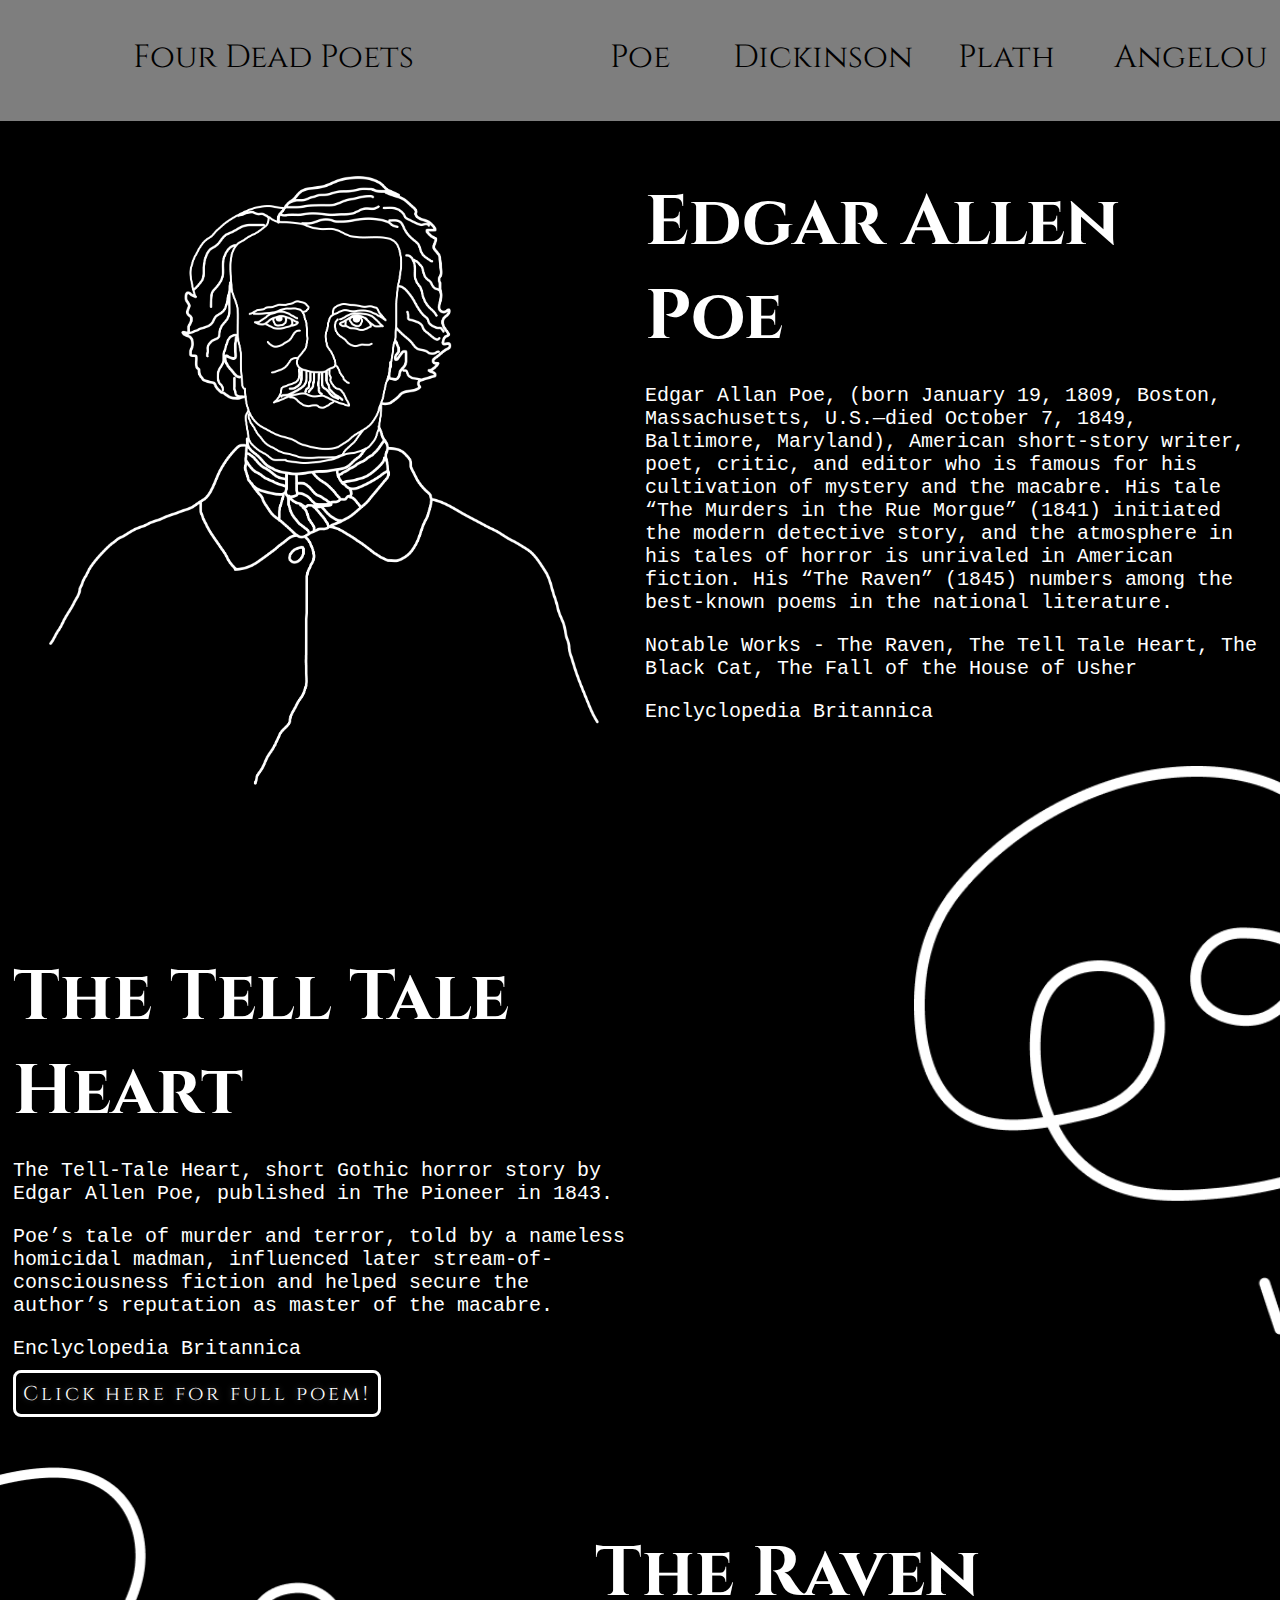
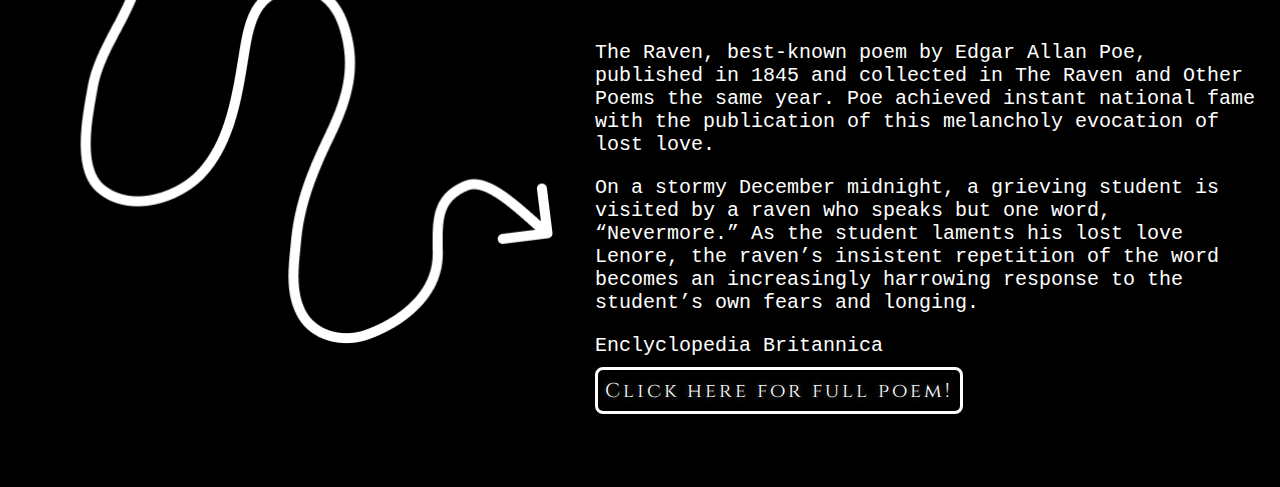
<file: index-two.html>
<!DOCTYPE html>
<html lang="en">
<head>
    <meta charset="UTF-8">
    <meta http-equiv="X-UA-Compatible" content="IE=edge">
    <meta name="viewport" content="width=device-width, initial-scale=1.0">
    <title>Edgar Allen Poe</title>
    <link rel="stylesheet" href="style.css">
    <link rel="preconnect" href="https://fonts.googleapis.com">
<link rel="preconnect" href="https://fonts.gstatic.com" crossorigin>
<link href="https://fonts.googleapis.com/css2?family=Cinzel:wght@400;600;800&display=swap" rel="stylesheet">
</head>
<body>
    <div class="container-banner">
        <div class="banner-one">
            <h4>
            <a class="links" href="index.html">Four Dead Poets</a>
            </h4>
        </div>
        <div class="banner-two">
            <h4>
                <a class="links" href="index-two.html">Poe</a>
            </h4>
        </div>
        <div class="banner-three">
            <h4>
                <a class="links" href="index-three.html">Dickinson</a>
            </h4>
        </div>
        <div class="banner-four">
            <h4>
                <a class="links" href="index-four.html">Plath</a>
            </h4>
        </div>
        <div class="banner-five">
            <h4>
                <a class="links" href="index-five.html">Angelou</a>
            </h4>
        </div>
    </div>
    <div class="container-two">
        <div class="container-two-box-one">
            <h3>
                Edgar Allen Poe
            </h3>
            <p>
            Edgar Allan Poe, (born January 19, 1809, Boston, Massachusetts, U.S.—died October 7, 1849, Baltimore, Maryland), American short-story writer, poet, critic, and editor who is famous for his cultivation of mystery and the macabre. His tale “The Murders in the Rue Morgue” (1841) initiated the modern detective story, and the atmosphere in his tales of horror is unrivaled in American fiction. His “The Raven” (1845) numbers among the best-known poems in the national literature.</p>
           <p> Notable Works - The Raven, The Tell Tale Heart, The Black Cat, The Fall of the House of Usher</p>
           <p> Enclyclopedia Britannica</p>
        </div>
            <div class="container-two-box-two">
            <h3>
                <img class="drawing" src="poedrawing.png" alt="Poe Line Drawing">
            </h3>
            </div>
    </div>
    <div class="container-three">
        <div class="container-three-box-one">
            <h3>
                The Tell Tale Heart
            </h3>
            <p>The Tell-Tale Heart, short Gothic horror story by Edgar Allen Poe, published in The Pioneer in 1843.</p>
            <p>Poe’s tale of murder and terror, told by a nameless homicidal madman, influenced later stream-of-consciousness fiction and helped secure the author’s reputation as master of the macabre.</p>
            <p> Enclyclopedia Britannica</p>
            <a class="button" href="https://poemuseum.org/the-tell-tale-heart/">Click here for full poem!</a>
        </div>
        <div class="container-three-box-two">
            <h3>
                <img class="arrow-right" src="arrow-right.png" alt="Arrow">
                
            </h3>
        </div>
    </div>
    <div class="container-four">
        <div class="container-four-box-one">
            <h3>
                The Raven
            </h3>
            <p>The Raven, best-known poem by Edgar Allan Poe, published in 1845 and collected in The Raven and Other Poems the same year. Poe achieved instant national fame with the publication of this melancholy evocation of lost love.</p>
            <p>On a stormy December midnight, a grieving student is visited by a raven who speaks but one word, “Nevermore.” As the student laments his lost love Lenore, the raven’s insistent repetition of the word becomes an increasingly harrowing response to the student’s own fears and longing.</p>
            <p> Enclyclopedia Britannica</p>
            <a class="button" href="https://www.poetryfoundation.org/poems/48860/the-raven">Click here for full poem!</a>
        </div>
        <div class="container-four-box-two">
            <h3>
                <img class="arrow-right" src="arrow-left-two.png" alt="Arrow">
               
            </h3>
        </div>
    </div>
</body>
</html>
</file>
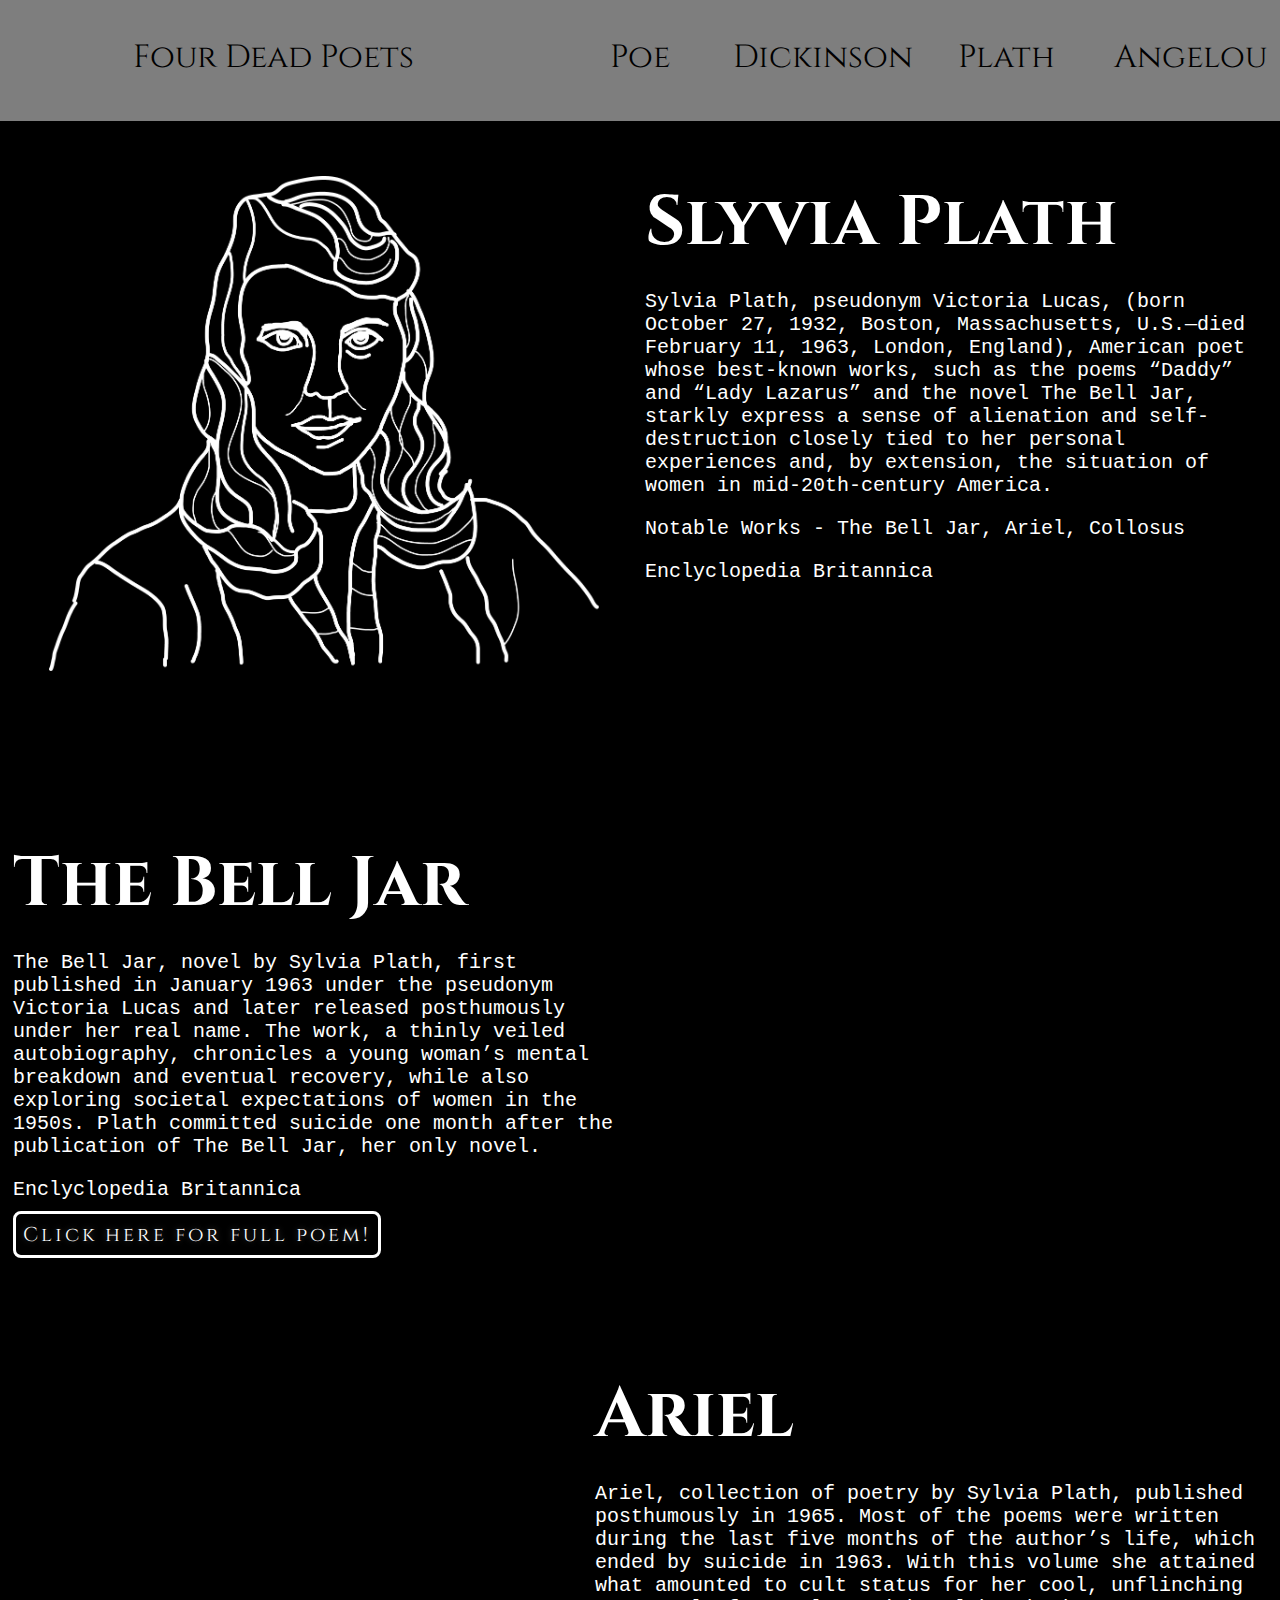
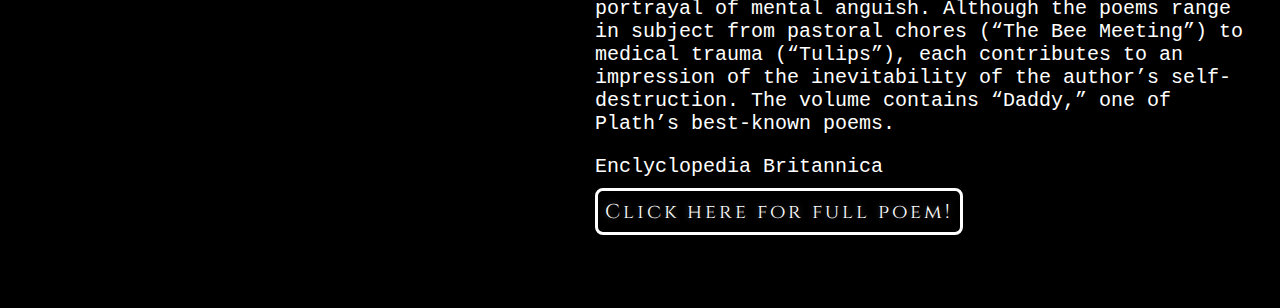
<file: plath.html>
<!DOCTYPE html>
<html lang="en">
<head>
    <meta charset="UTF-8">
    <meta http-equiv="X-UA-Compatible" content="IE=edge">
    <meta name="viewport" content="width=device-width, initial-scale=1.0">
    <title>Slyvia Plath</title>
    <link rel="stylesheet" href="style.css">
    <link rel="preconnect" href="https://fonts.googleapis.com">
<link rel="preconnect" href="https://fonts.gstatic.com" crossorigin>
<link href="https://fonts.googleapis.com/css2?family=Cinzel:wght@400;600;800&display=swap" rel="stylesheet">
</head>
<body>
    <div class="container-banner">
        <div class="banner-one">
            <h4>
            <a class="links" href="index.html">Four Dead Poets</a>
            </h4>
        </div>
        <div class="banner-two">
            <h4>
                <a class="links" href="poe.html">Poe</a>
            </h4>
        </div>
        <div class="banner-three">
            <h4>
                <a class="links" href="dickinson.html">Dickinson</a>
            </h4>
        </div>
        <div class="banner-four">
            <h4>
                <a class="links" href="plath.html">Plath</a>
            </h4>
        </div>
        <div class="banner-five">
            <h4>
                <a class="links" href="angelou.html">Angelou</a>
            </h4>
        </div>
    </div>
    <div class="container-two">
        <div class="container-two-box-one">
            <h3>
                Slyvia Plath
            </h3>
            <p>
            Sylvia Plath, pseudonym Victoria Lucas, (born October 27, 1932, Boston, Massachusetts, U.S.—died February 11, 1963, London, England), American poet whose best-known works, such as the poems “Daddy” and “Lady Lazarus” and the novel The Bell Jar, starkly express a sense of alienation and self-destruction closely tied to her personal experiences and, by extension, the situation of women in mid-20th-century America.</p>
           <p> Notable Works - The Bell Jar, Ariel, Collosus</p>
           <p> Enclyclopedia Britannica</p>
        </div>
            <div class="container-two-box-two">
            <h3>
                <img class="drawing" src="images/plathdrawing.png" alt="Plath Line Drawing">
            </h3>
            </div>
    </div>
    <div class="container-three">
        <div class="container-three-box-one">
            <h3>
                The Bell Jar
            </h3>
            <p>The Bell Jar, novel by Sylvia Plath, first published in January 1963 under the pseudonym Victoria Lucas and later released posthumously under her real name. The work, a thinly veiled autobiography, chronicles a young woman’s mental breakdown and eventual recovery, while also exploring societal expectations of women in the 1950s. Plath committed suicide one month after the publication of The Bell Jar, her only novel.</p>
            <p> Enclyclopedia Britannica</p>
            <a class="button" href="https://www.gutenberg.ca/ebooks/plaths-belljar/plaths-belljar-00-h.html">Click here for full poem!</a>
        </div>
        <div class="container-three-box-two">
            <h3>
                <svg xmlns="http://www.w3.org/2000/svg" viewBox="0 0 308.55 202.99">
                    <g id="Layer_2" data-name="Layer 2">
                      <g id="Layer_3" data-name="Layer 3">
                        <path class="arrow-line" d="M304.85,123.54c-24.52,15-49.91,30.59-78.51,36.25a105.14,105.14,0,0,1-39.77.3,122.15,122.15,0,0,1-36.65-13.35A140.79,140.79,0,0,1,118.46,123c-9.67-9.67-18.17-20.68-24.18-33C88.13,77.37,85,63.29,86.55,49.27,88,36.2,93.88,23.9,103.91,15.3c9-7.73,21.61-12.24,33.47-9.64,6.16,1.36,11.82,4.61,15.24,10s4.7,11.8,5,18c1.3,24.44-14.49,47.62-35.4,59.17-24.49,13.53-54.78,12.85-80.92,4.88-10.42-3.17-21.8-8.39-28.12-17.69A23.53,23.53,0,0,1,9,64.63,24.07,24.07,0,0,1,16.08,50c4.23-4.15,11-7.47,16.66-4.31,5.38,3,8.74,9.19,11.16,14.62,5.26,11.82,5.81,25.4,4,38-4,28.54-19.82,53.21-28.9,80.16a127,127,0,0,0-5.21,20.61l4.57-.6A215.06,215.06,0,0,0,4.71,176.41c-1.83-2.59-6-.29-4.32,2.52l13.67,22.81a2.56,2.56,0,0,0,2.83,1.15l22.85-7.38c3-1,1.75-5.81-1.33-4.82l-22.85,7.38,2.82,1.14L4.71,176.41.39,178.93A215.06,215.06,0,0,1,14.06,201c.95,1.77,4.22,1.56,4.57-.6,4.9-30.55,23.06-56.58,31.07-86.16,3.67-13.56,5.39-27.9,3-41.83A59.93,59.93,0,0,0,46,53.25c-3.23-5.73-7.87-11.86-14.62-13.48-7-1.68-14.29,2.08-19.09,6.95A29.35,29.35,0,0,0,4.13,63.57C2.51,76.32,10.55,87.15,20.72,93.85c11.13,7.34,24.74,10.9,37.78,12.94,14.71,2.3,29.85,2.26,44.38-1.21a81.59,81.59,0,0,0,36.68-19.16,73.86,73.86,0,0,0,20.52-32.36c3.77-12.45,4.1-27.46-2.15-39.19C151.1,2.07,135.68-1.88,122.24.79,109.36,3.36,98,11.8,90.8,22.61,82.63,34.8,80,50.2,81.62,64.62c1.69,14.89,7.74,28.88,16.11,41.21a144.6,144.6,0,0,0,29,31.26c21.63,17.4,48.4,29,76.39,29.74,30.57.76,59.06-12.36,84.94-27.35,6.51-3.77,12.93-7.69,19.34-11.63,2.74-1.68.23-6-2.52-4.31Z"/>
                      </g>
                    </g>
                  </svg>
               <!-- <img class="arrow-right" src="images/arrow-right.png" alt="Arrow"> -->
            </h3>
        </div>
    </div>
    <div class="container-four">
        <div class="container-four-box-one">
            <h3>
                Ariel
            </h3>
            <p>Ariel, collection of poetry by Sylvia Plath, published posthumously in 1965. Most of the poems were written during the last five months of the author’s life, which ended by suicide in 1963. With this volume she attained what amounted to cult status for her cool, unflinching portrayal of mental anguish. Although the poems range in subject from pastoral chores (“The Bee Meeting”) to medical trauma (“Tulips”), each contributes to an impression of the inevitability of the author’s self-destruction. The volume contains “Daddy,” one of Plath’s best-known poems.</p>
            <p> Enclyclopedia Britannica</p>
            <a class="button" href="https://www.poetryfoundation.org/poems/49001/ariel">Click here for full poem!</a>
        </div>
        <div class="container-four-box-two">
            <svg xmlns="http://www.w3.org/2000/svg" viewBox="0 0 244.51 111.58">
                <g id="Layer_2" data-name="Layer 2">
                  <g id="Layer_1-2" data-name="Layer 1">
                    <path class="arrow-line-two" d="M5.54,37c-.81-8.07-1.85-18.7,4.12-25.21C13.07,8,18,6.74,22.83,5.93s10.11-1.48,15-.45A15.11,15.11,0,0,1,48,12.62a24.54,24.54,0,0,1,3,11.9c.23,9.9-3.6,19.58-7.34,28.57-4,9.63-8.54,19.18-10.53,29.48-1.76,9.07-2.36,21.89,7.1,27.09,9.16,5,20.14-.74,27-7.09a47.65,47.65,0,0,0,14.4-27.19c1.88-11.48.46-23.28,2.85-34.69,2-9.38,7.31-19,17.25-21.57,8.8-2.26,16.39,4,19.56,11.82,4.23,10.48.74,22-2.79,32.14-3.91,11.22-8.56,22.86-6.69,35,.75,4.86,3.43,9.07,8,11a19.44,19.44,0,0,0,12.6.6c9.32-2.5,16-10.87,19.78-19.36,4.59-10.45,5.45-21.79,6.87-33,1.29-10.15,3.41-20.53,9.57-28.95A26.32,26.32,0,0,1,179,19.83a25.08,25.08,0,0,1,24.46,2.86c3.88,2.87,6.54,7.06,8.69,11.3,2.39,4.7,4.26,9.63,6.57,14.36a87,87,0,0,0,8,13.52A57.22,57.22,0,0,0,237.36,73l1.76-4.27a133.59,133.59,0,0,0-24.24-.82,2.5,2.5,0,0,0,0,5l26.37,1.51a2.55,2.55,0,0,0,2.5-2.5q.78-10.27.76-20.56c0-3.22-5-3.23-5,0q0,10.29-.76,20.56l2.5-2.5-26.37-1.51v5a133.59,133.59,0,0,1,24.24.82c2.08.27,3.41-3,1.77-4.26-8.36-6.58-14.09-15.65-18.58-25.16s-7.75-19.88-16.63-26.17a30,30,0,0,0-27-3.57c-9.64,3.55-16,12-19.74,21.2-4.35,10.71-4.78,22.4-6.41,33.7-1.4,9.76-3.84,20.08-10.4,27.77-2.86,3.35-6.46,6.29-10.75,7.52-3.53,1-7.59,1.06-10.7-.83-4-2.43-4.43-7.86-4.35-12.27.11-6.1,1.74-12.06,3.64-17.83,3.74-11.35,9-22.82,8.11-35.06-.65-9.22-5.5-19.11-14.2-23.21C104.38,11.09,93.6,15.2,87.13,23,79.92,31.64,78.48,43.26,78,54.14c-.45,11.41-.17,23.12-5.65,33.51-4.37,8.28-12,16.52-21.47,18.53-4,.84-8.37.13-11-3.23-2.76-3.54-3-8.49-2.77-12.78.66-10.48,4.86-20.38,8.91-29.93,4.15-9.8,8.54-19.78,9.73-30.45,1-8.6-.66-18.87-7.63-24.75C44,1.5,38.66.12,33.25,0A60,60,0,0,0,17.47,2C12.38,3.26,7.79,5.76,4.64,10,1.8,13.9.65,18.69.2,23.38A70,70,0,0,0,.54,37,2.56,2.56,0,0,0,3,39.46,2.51,2.51,0,0,0,5.54,37Z"/>
                  </g>
                </g>
              </svg>
            <h3>
                <!-- <img class="arrow-left-bigger" src="images/arrow-left-two.png" alt="Arrow"> -->
            </h3>
        </div>
    </div>
</body>
</html>
</file>
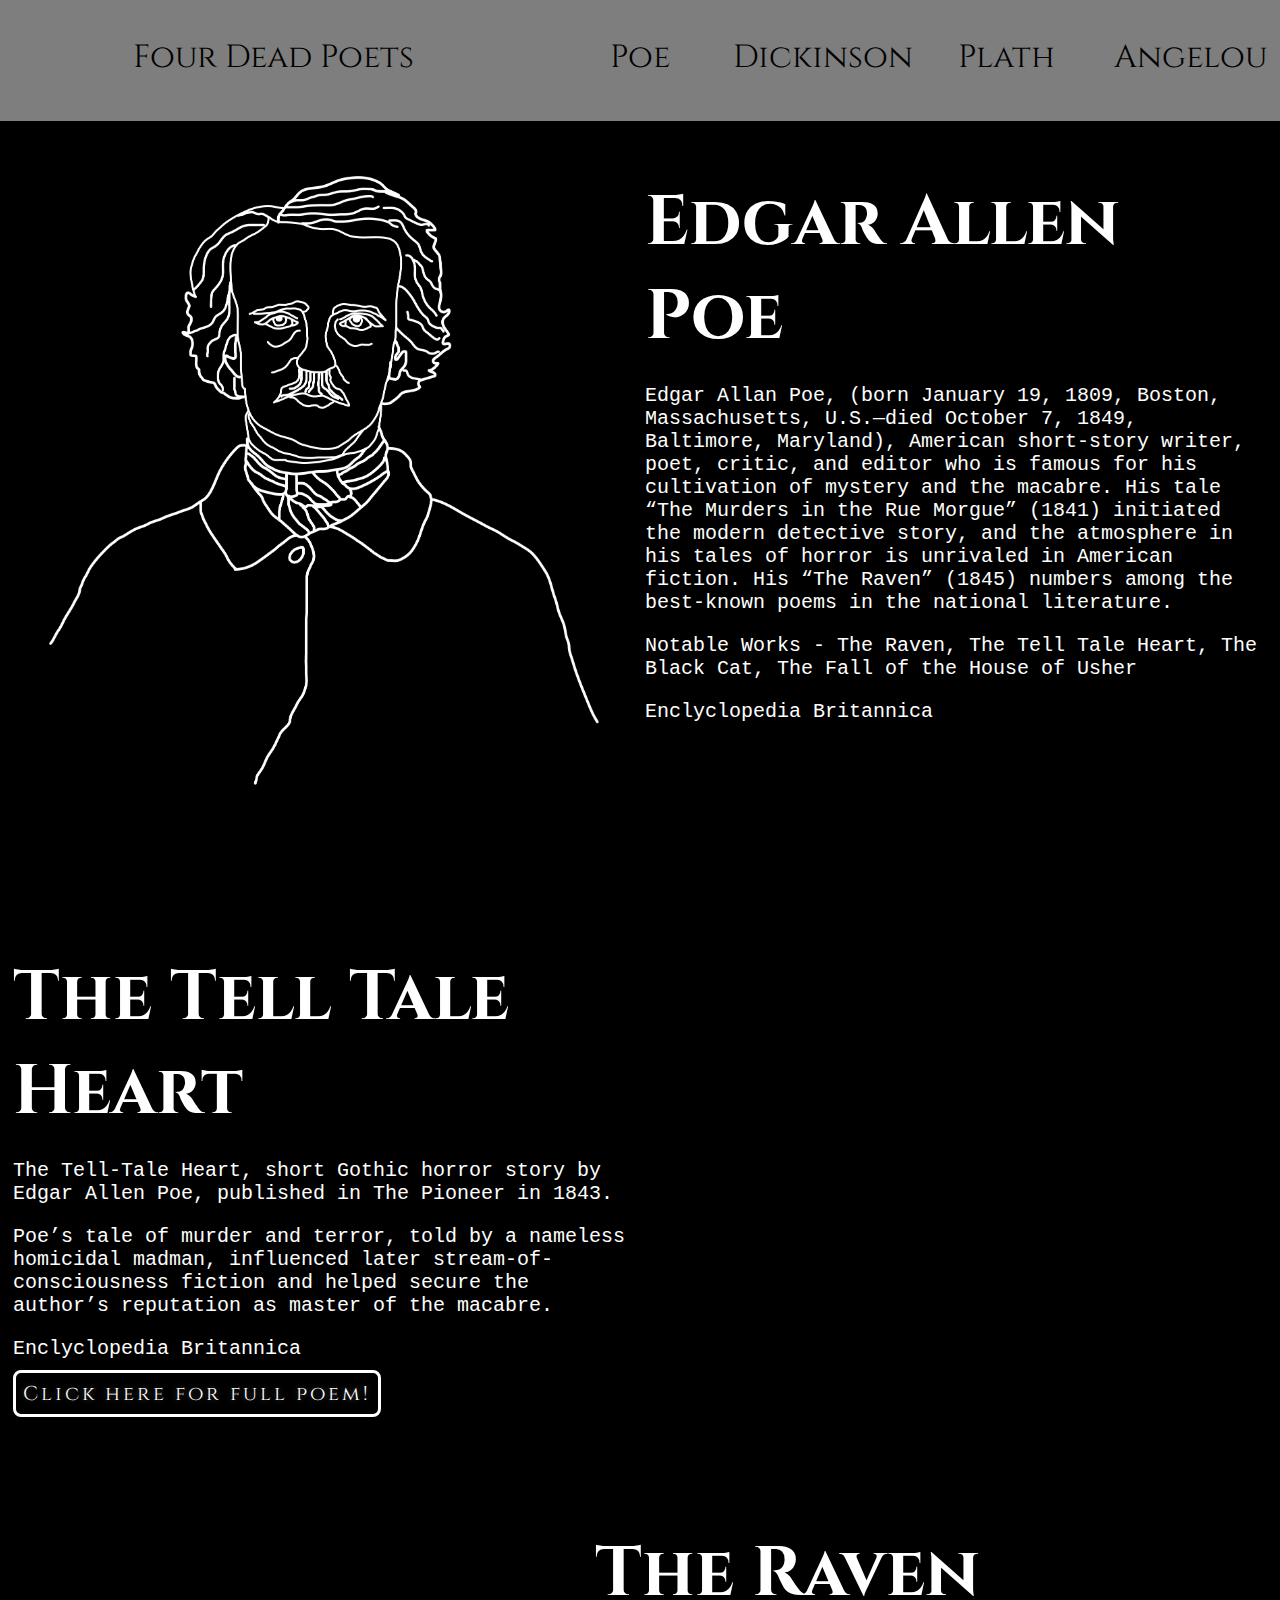
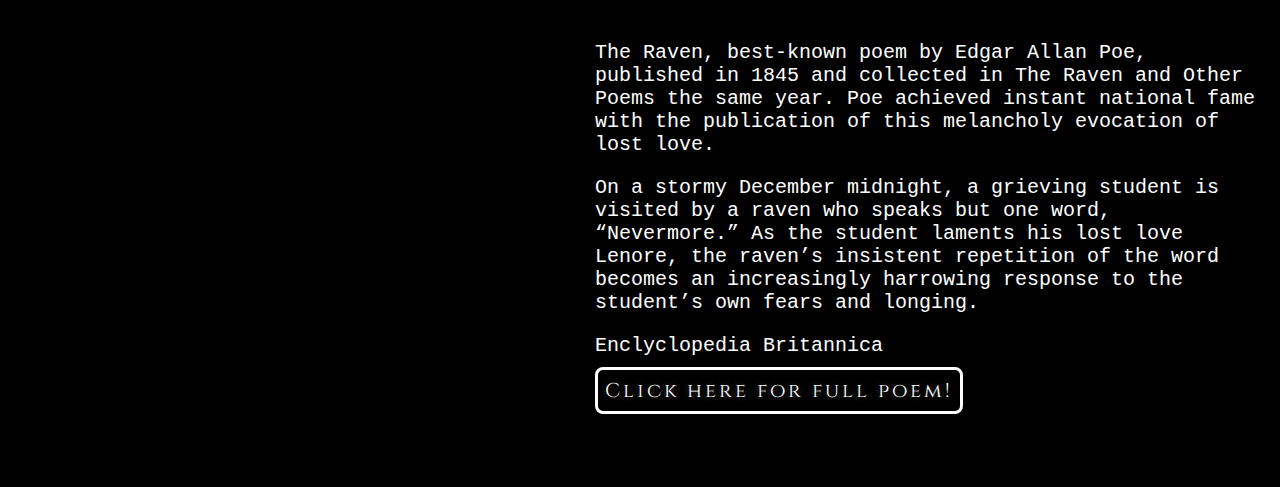
<file: poe.html>
<!DOCTYPE html>
<html lang="en">
<head>
    <meta charset="UTF-8">
    <meta http-equiv="X-UA-Compatible" content="IE=edge">
    <meta name="viewport" content="width=device-width, initial-scale=1.0">
    <title>Edgar Allen Poe</title>
    <link rel="stylesheet" href="style.css">
    <link rel="preconnect" href="https://fonts.googleapis.com">
<link rel="preconnect" href="https://fonts.gstatic.com" crossorigin>
<link href="https://fonts.googleapis.com/css2?family=Cinzel:wght@400;600;800&display=swap" rel="stylesheet">
<link rel="shortcut icon" href="/favicon.ico" />
</head>
<body>
    <div class="container-banner">
        <div class="banner-one">
            <h4>
            <a class="links" href="index.html">Four Dead Poets</a>
            </h4>
        </div>
        <div class="banner-two">
            <h4>
                <a class="links" href="poe.html">Poe</a>
            </h4>
        </div>
        <div class="banner-three">
            <h4>
                <a class="links" href="dickinson.html">Dickinson</a>
            </h4>
        </div>
        <div class="banner-four">
            <h4>
                <a class="links" href="plath.html">Plath</a>
            </h4>
        </div>
        <div class="banner-five">
            <h4>
                <a class="links" href="angelou.html">Angelou</a>
            </h4>
        </div>
    </div>
    <div class="container-two">
        <div class="container-two-box-one">
            <h3>
                Edgar Allen Poe
            </h3>
            <p>
            Edgar Allan Poe, (born January 19, 1809, Boston, Massachusetts, U.S.—died October 7, 1849, Baltimore, Maryland), American short-story writer, poet, critic, and editor who is famous for his cultivation of mystery and the macabre. His tale “The Murders in the Rue Morgue” (1841) initiated the modern detective story, and the atmosphere in his tales of horror is unrivaled in American fiction. His “The Raven” (1845) numbers among the best-known poems in the national literature.</p>
           <p> Notable Works - The Raven, The Tell Tale Heart, The Black Cat, The Fall of the House of Usher</p>
           <p> Enclyclopedia Britannica</p>
        </div>
            <div class="container-two-box-two">
            <h3>
                <img class="drawing" src="images/poedrawing.png" alt="Poe Line Drawing">
            </h3>
            </div>
    </div>
    <div class="container-three">
        <div class="container-three-box-one">
            <h3>
                The Tell Tale Heart
            </h3>
            <p>The Tell-Tale Heart, short Gothic horror story by Edgar Allen Poe, published in The Pioneer in 1843.</p>
            <p>Poe’s tale of murder and terror, told by a nameless homicidal madman, influenced later stream-of-consciousness fiction and helped secure the author’s reputation as master of the macabre.</p>
            <p> Enclyclopedia Britannica</p>
            <a class="button" href="https://poemuseum.org/the-tell-tale-heart/">Click here for full poem!</a>
        </div>
        <div class="container-three-box-two">
            <h3>
                <svg xmlns="http://www.w3.org/2000/svg" viewBox="0 0 308.55 202.99">
                    <g id="Layer_2" data-name="Layer 2">
                      <g id="Layer_3" data-name="Layer 3">
                        <path class="arrow-line" d="M304.85,123.54c-24.52,15-49.91,30.59-78.51,36.25a105.14,105.14,0,0,1-39.77.3,122.15,122.15,0,0,1-36.65-13.35A140.79,140.79,0,0,1,118.46,123c-9.67-9.67-18.17-20.68-24.18-33C88.13,77.37,85,63.29,86.55,49.27,88,36.2,93.88,23.9,103.91,15.3c9-7.73,21.61-12.24,33.47-9.64,6.16,1.36,11.82,4.61,15.24,10s4.7,11.8,5,18c1.3,24.44-14.49,47.62-35.4,59.17-24.49,13.53-54.78,12.85-80.92,4.88-10.42-3.17-21.8-8.39-28.12-17.69A23.53,23.53,0,0,1,9,64.63,24.07,24.07,0,0,1,16.08,50c4.23-4.15,11-7.47,16.66-4.31,5.38,3,8.74,9.19,11.16,14.62,5.26,11.82,5.81,25.4,4,38-4,28.54-19.82,53.21-28.9,80.16a127,127,0,0,0-5.21,20.61l4.57-.6A215.06,215.06,0,0,0,4.71,176.41c-1.83-2.59-6-.29-4.32,2.52l13.67,22.81a2.56,2.56,0,0,0,2.83,1.15l22.85-7.38c3-1,1.75-5.81-1.33-4.82l-22.85,7.38,2.82,1.14L4.71,176.41.39,178.93A215.06,215.06,0,0,1,14.06,201c.95,1.77,4.22,1.56,4.57-.6,4.9-30.55,23.06-56.58,31.07-86.16,3.67-13.56,5.39-27.9,3-41.83A59.93,59.93,0,0,0,46,53.25c-3.23-5.73-7.87-11.86-14.62-13.48-7-1.68-14.29,2.08-19.09,6.95A29.35,29.35,0,0,0,4.13,63.57C2.51,76.32,10.55,87.15,20.72,93.85c11.13,7.34,24.74,10.9,37.78,12.94,14.71,2.3,29.85,2.26,44.38-1.21a81.59,81.59,0,0,0,36.68-19.16,73.86,73.86,0,0,0,20.52-32.36c3.77-12.45,4.1-27.46-2.15-39.19C151.1,2.07,135.68-1.88,122.24.79,109.36,3.36,98,11.8,90.8,22.61,82.63,34.8,80,50.2,81.62,64.62c1.69,14.89,7.74,28.88,16.11,41.21a144.6,144.6,0,0,0,29,31.26c21.63,17.4,48.4,29,76.39,29.74,30.57.76,59.06-12.36,84.94-27.35,6.51-3.77,12.93-7.69,19.34-11.63,2.74-1.68.23-6-2.52-4.31Z"/>
                      </g>
                    </g>
                  </svg>
              <!-- <img class="arrow-right" src="images/arrow-right.png" alt="Arrow"> -->
            </h3>
        </div>
    </div>
    <div class="container-four">
        <div class="container-four-box-one">
            <h3>
                The Raven
            </h3>
            <p>The Raven, best-known poem by Edgar Allan Poe, published in 1845 and collected in The Raven and Other Poems the same year. Poe achieved instant national fame with the publication of this melancholy evocation of lost love.</p>
            <p>On a stormy December midnight, a grieving student is visited by a raven who speaks but one word, “Nevermore.” As the student laments his lost love Lenore, the raven’s insistent repetition of the word becomes an increasingly harrowing response to the student’s own fears and longing.</p>
            <p> Enclyclopedia Britannica</p>
            <a class="button" href="https://www.poetryfoundation.org/poems/48860/the-raven">Click here for full poem!</a>
        </div>
        <div class="container-four-box-two">
            <svg xmlns="http://www.w3.org/2000/svg" viewBox="0 0 244.51 111.58">
                <g id="Layer_2" data-name="Layer 2">
                  <g id="Layer_1-2" data-name="Layer 1">
                    <path class="arrow-line-two" d="M5.54,37c-.81-8.07-1.85-18.7,4.12-25.21C13.07,8,18,6.74,22.83,5.93s10.11-1.48,15-.45A15.11,15.11,0,0,1,48,12.62a24.54,24.54,0,0,1,3,11.9c.23,9.9-3.6,19.58-7.34,28.57-4,9.63-8.54,19.18-10.53,29.48-1.76,9.07-2.36,21.89,7.1,27.09,9.16,5,20.14-.74,27-7.09a47.65,47.65,0,0,0,14.4-27.19c1.88-11.48.46-23.28,2.85-34.69,2-9.38,7.31-19,17.25-21.57,8.8-2.26,16.39,4,19.56,11.82,4.23,10.48.74,22-2.79,32.14-3.91,11.22-8.56,22.86-6.69,35,.75,4.86,3.43,9.07,8,11a19.44,19.44,0,0,0,12.6.6c9.32-2.5,16-10.87,19.78-19.36,4.59-10.45,5.45-21.79,6.87-33,1.29-10.15,3.41-20.53,9.57-28.95A26.32,26.32,0,0,1,179,19.83a25.08,25.08,0,0,1,24.46,2.86c3.88,2.87,6.54,7.06,8.69,11.3,2.39,4.7,4.26,9.63,6.57,14.36a87,87,0,0,0,8,13.52A57.22,57.22,0,0,0,237.36,73l1.76-4.27a133.59,133.59,0,0,0-24.24-.82,2.5,2.5,0,0,0,0,5l26.37,1.51a2.55,2.55,0,0,0,2.5-2.5q.78-10.27.76-20.56c0-3.22-5-3.23-5,0q0,10.29-.76,20.56l2.5-2.5-26.37-1.51v5a133.59,133.59,0,0,1,24.24.82c2.08.27,3.41-3,1.77-4.26-8.36-6.58-14.09-15.65-18.58-25.16s-7.75-19.88-16.63-26.17a30,30,0,0,0-27-3.57c-9.64,3.55-16,12-19.74,21.2-4.35,10.71-4.78,22.4-6.41,33.7-1.4,9.76-3.84,20.08-10.4,27.77-2.86,3.35-6.46,6.29-10.75,7.52-3.53,1-7.59,1.06-10.7-.83-4-2.43-4.43-7.86-4.35-12.27.11-6.1,1.74-12.06,3.64-17.83,3.74-11.35,9-22.82,8.11-35.06-.65-9.22-5.5-19.11-14.2-23.21C104.38,11.09,93.6,15.2,87.13,23,79.92,31.64,78.48,43.26,78,54.14c-.45,11.41-.17,23.12-5.65,33.51-4.37,8.28-12,16.52-21.47,18.53-4,.84-8.37.13-11-3.23-2.76-3.54-3-8.49-2.77-12.78.66-10.48,4.86-20.38,8.91-29.93,4.15-9.8,8.54-19.78,9.73-30.45,1-8.6-.66-18.87-7.63-24.75C44,1.5,38.66.12,33.25,0A60,60,0,0,0,17.47,2C12.38,3.26,7.79,5.76,4.64,10,1.8,13.9.65,18.69.2,23.38A70,70,0,0,0,.54,37,2.56,2.56,0,0,0,3,39.46,2.51,2.51,0,0,0,5.54,37Z"/>
                  </g>
                </g>
              </svg>
            <h3>
               <!-- <img class="arrow-right" src="images/arrow-left-two.png" alt="Arrow"> -->
            </h3>
        </div>
    </div>
</body>
</html>
</file>
<file: style.css>
/*
        align-items: flex-start;
        align-items: flex-end;
        align-items: center;
        flex-direction: column;
        font-family: 'Cinzel', serif;
 */

body {
    background-color: rgb(0, 0, 0);
    padding-bottom: 70px;
}

main {
    overflow: hidden;
}

h1 {
    color: white;
    margin-top: 5px;
    font-size: 30px;
    font-family: 'Cinzel', serif;
    font-weight: lighter;
   /* border: solid red 2px; */
}

h2 {
    margin: auto;
    margin-left: 250px;
    padding-top: 20px;
    font-size: 100px;
    color: rgb(255, 255, 255);
    font-family: 'Cinzel', serif;
    font-weight: bold;
}

h3 {
    margin: auto;
    font-size: 70px;
    color: rgb(255, 255, 255);
    font-family: 'Cinzel', serif;
    font-weight: bold;
}

h4 {
    font-size: 32px;
    color: rgb(0, 0, 0);
    font-family: 'Cinzel', serif;
    font-weight: lighter;
}

h5 {
    font-family: 'Courier New', Courier, monospace;
    font-weight: bold;
}

p {
    color: rgb(255, 255, 255);
    font-size: 20px;
    font-family: 'Courier New', Courier, monospace;
}

@media(min-width:770px) {

    .container-one {
        align-content: center;
        justify-content: center;
        display: flex;
        flex-wrap: wrap;
        width: 70%;
        margin-bottom: -20px;
    }

    .container-one.left {
        margin-right: auto;
        justify-content: flex-start;
    }

    .container-one.right {
        margin-left: 360px;
        justify-content: flex-end;
    }

    .container-two {
        display: flex;
        margin-top: 50px;
    }

    .container-three {
        display: flex;
        margin-top: 200px;
    }

    .container-four {
        display: flex;
        margin-top: 200px;
    }

    .container-banner {
        display: flex;
        margin-top: -15px;
        margin-left: -10px;
        margin-right: -10px;
    }
}

.container-banner div {   
    display: flex;
    flex-direction: column;
    align-items: center;
    /*border: 2px rgb(255, 255, 255) solid;*/
    background-color: rgb(126, 126, 126);
}

.banner-one {
    align-items: flex-start;
    flex: 3;
    order: 1;
}

.banner-two {
    flex: 1;
    order: 2;
}

.banner-three {
    flex: 1;
    order: 3;
}

.banner-four {
    flex: 1;
    order: 4;
}

.banner-five {
    flex: 1;
    order: 5;
}

.container-four div {
   /* border: 2px rgb(255, 255, 255) solid; */
    padding: 5px;
}

.container-four-box-one {
    margin-top: -90px;
    flex: 1;
    order: 2;
}

.container-four-box-two {
    flex: 1;
    order: 1;
}

.container-four-box-two svg {
    margin-top: 80px;
}

.container-four-box-two .button {
    margin-right: 30px;
}

.container-three div {
    /* border: 2px rgb(255, 255, 255) solid; */
    padding: 5px;
}

.container-three-box-one {
    margin-top: -70px;
    flex: 1;
    order: 1;
}

.container-three-box-two {
    display: flex;
    flex: 1;
    order: 2;
}

.container-three-box-two img {
    margin-right: -555px;
    margin-top: -300px;
}

.container-three-box-two svg {
    margin-right: -555px;
    margin-top: -300px;
}

.container-three-box-two .button {
    margin-left: -70px;
    margin-bottom: -60px;
}

.container-four-box-two {
    margin-left: -100px;
    margin-top: -150px;
}

.container-two div{
    /* border: 2px rgb(255, 255, 255) solid; */
    padding: 5px;
}

.container-two-box-one {
    flex: 1;
    order: 2;
}

.container-two-box-two {
    display: flex;
    flex-direction: column;
    align-items: center;
    flex: 1;
    order: 1;
}

.container-one div {
    display: flex;
    flex-direction: column;
    align-items: center;
   /* border: 2px rgb(255, 255, 255) solid; */
    padding: 5px;
}

.box-one {
    flex: 1;
    order: 1;
}

.box-two {
    margin-right: 50px;
    flex: 1;
    order: 2;
}

.box-three {
    margin-right: -190px;
    flex: 1;
    order: 3;
}

.box-four {
    flex: 1;
    order: 4;
}

img {
    margin: auto;
    width: 330px;
    height: 300px;
}

.drawing {
    width: 550px;
    height: auto;
}

.arrow-right {
    width: 640px;
    height: auto;
    /* border: solid red 2px; */
}

.arrow-left {
    width: 400px;
    height: auto;
    /* border: solid red 2px; */
}

.arrow-left-bigger {
    width: 600px;
    height: auto;
    /* border: solid red 2px; */
}

.links {
    text-decoration: none;
    border-bottom: none;
    color: black;
}

.links:hover {
    text-decoration: none;
    color: white;
}

/*
.button {
    background-color: rgb(0, 0, 0);
    border-radius: 8px;
    padding: 7px;
    color: #ffffff;
    border: 6px rgb(255, 255, 255) solid;
    text-decoration: none;
    font-size: 20px;
    font-family: 'Cinzel', serif;
}

.button:hover {
    background-color: rgb(255, 255, 255);
    color: #000000;
    border: 6px rgb(0, 0, 0) solid;
}
*/

.button {
    background-color: rgb(0, 0, 0);
    border-radius: 8px;
    padding: 7px;
    color: #ffffff;
    border: 3px rgb(255, 255, 255) solid;
    text-decoration: none;
    font-size: 20px;
    font-family: 'Cinzel', serif;
    letter-spacing: 3px;
    text-decoration: none;
    transition: 0.1s;
    text-shadow: 0 0 6px rgba(87, 87, 87, 0.79)
}

  .button:hover {
    color: rgb(0, 0, 0);
    background: #ffffff;
    box-shadow: 0 0 10px #ffffff, 0 0 20px #8f8f8f, 0 0 400px #3c3b3b;
    transition-delay: .3s;
}

.poepic, .plathpic, .angeloupic, .dickinsonpic {
    transform:rotateX(0deg);
    animation-name: frame-move;
    animation-duration: 1s;
    animation-fill-mode: forwards;
    animation-iteration-count: infinite;
    animation-timing-function: linear;
    transform-origin: center center;
}

@keyframes frame-move {
    0% {
      transform:rotate(0deg);
  }
  50% {
      transform:rotate(1deg);
  }
  100% {
    transform:rotate(0deg);
    }
  }

 svg  {
     overflow: visible;
      width: 600px;
      right: 0;
  }
  
  svg .arrow-line, .arrow-line-two { 
      stroke: #F5E8DD;
      stroke-width: 5px;
      fill: none;
      stroke-dasharray: 3000;
      stroke-dashoffset: 3000;
      animation: animate 5s linear infinite;
      stroke-linecap: round;
  }

@keyframes animate{
    to{
        stroke-dashoffset: 0;
    }
}
</file>
